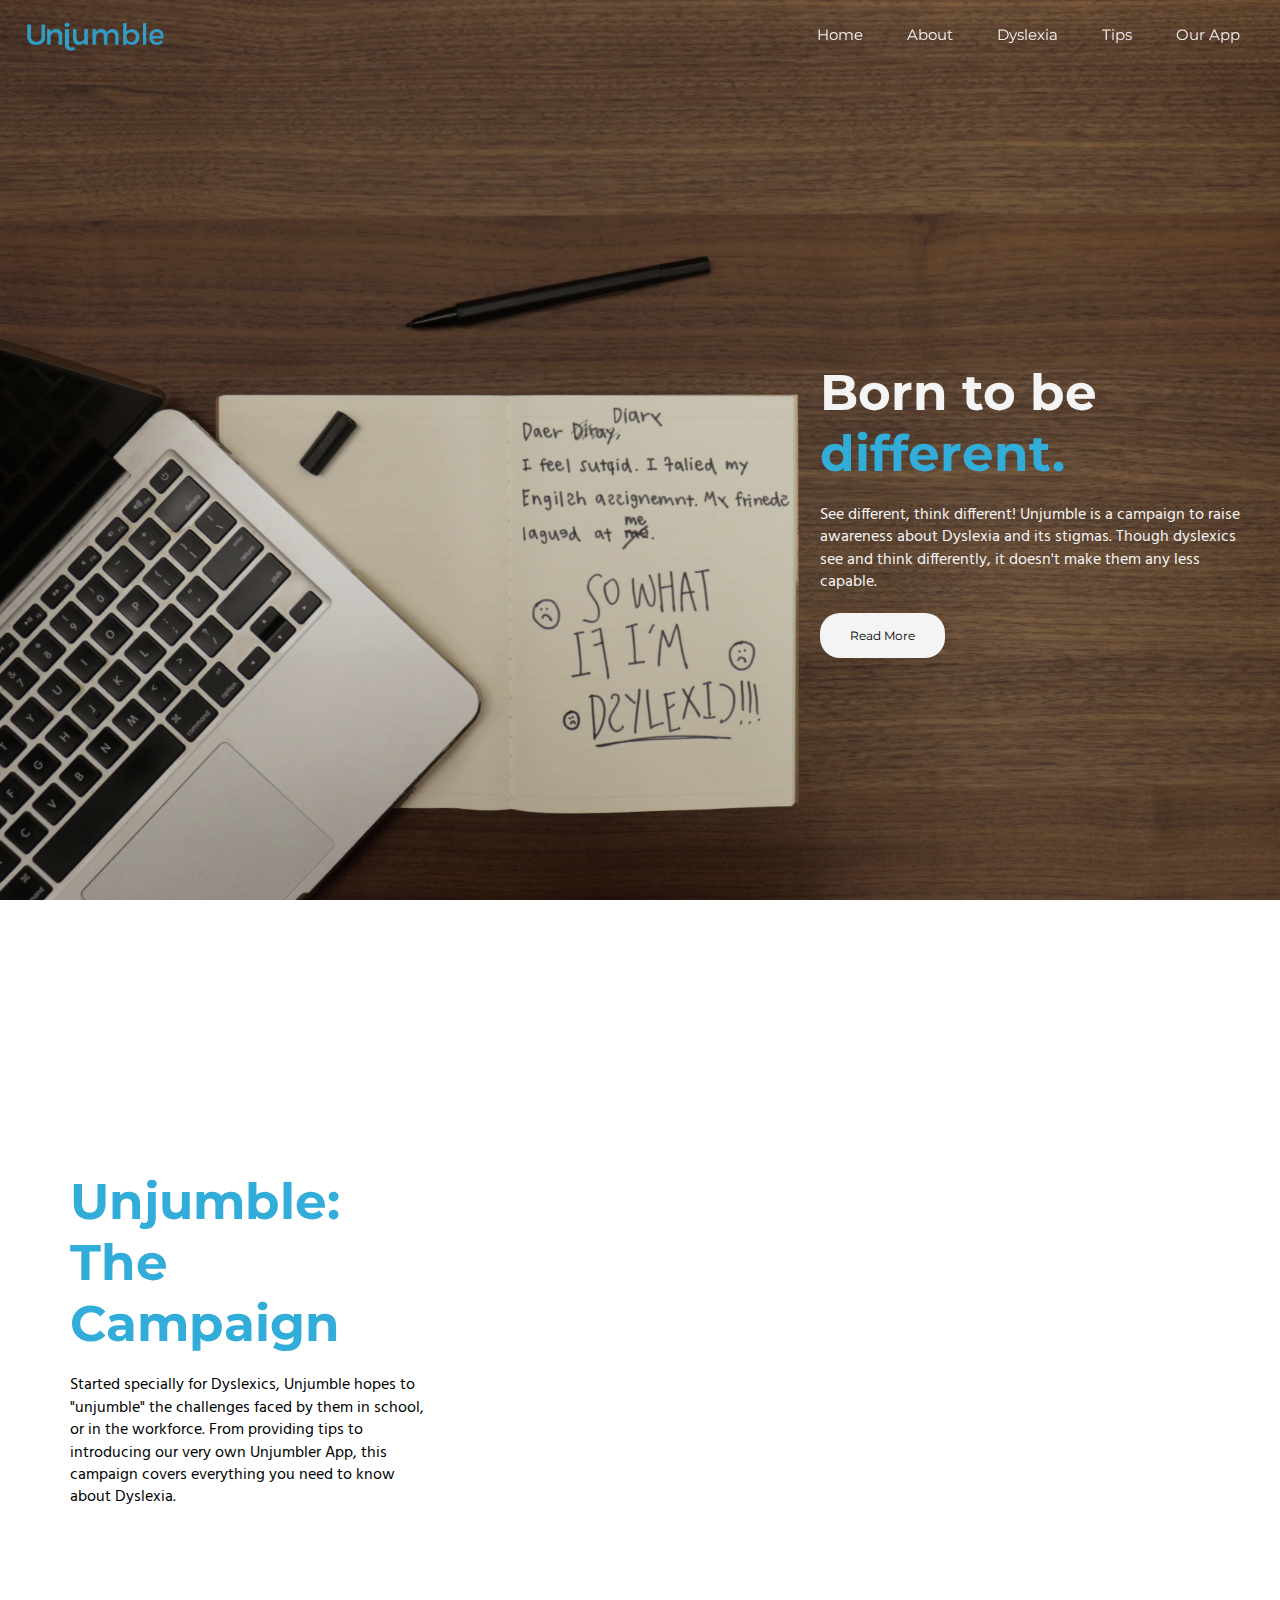
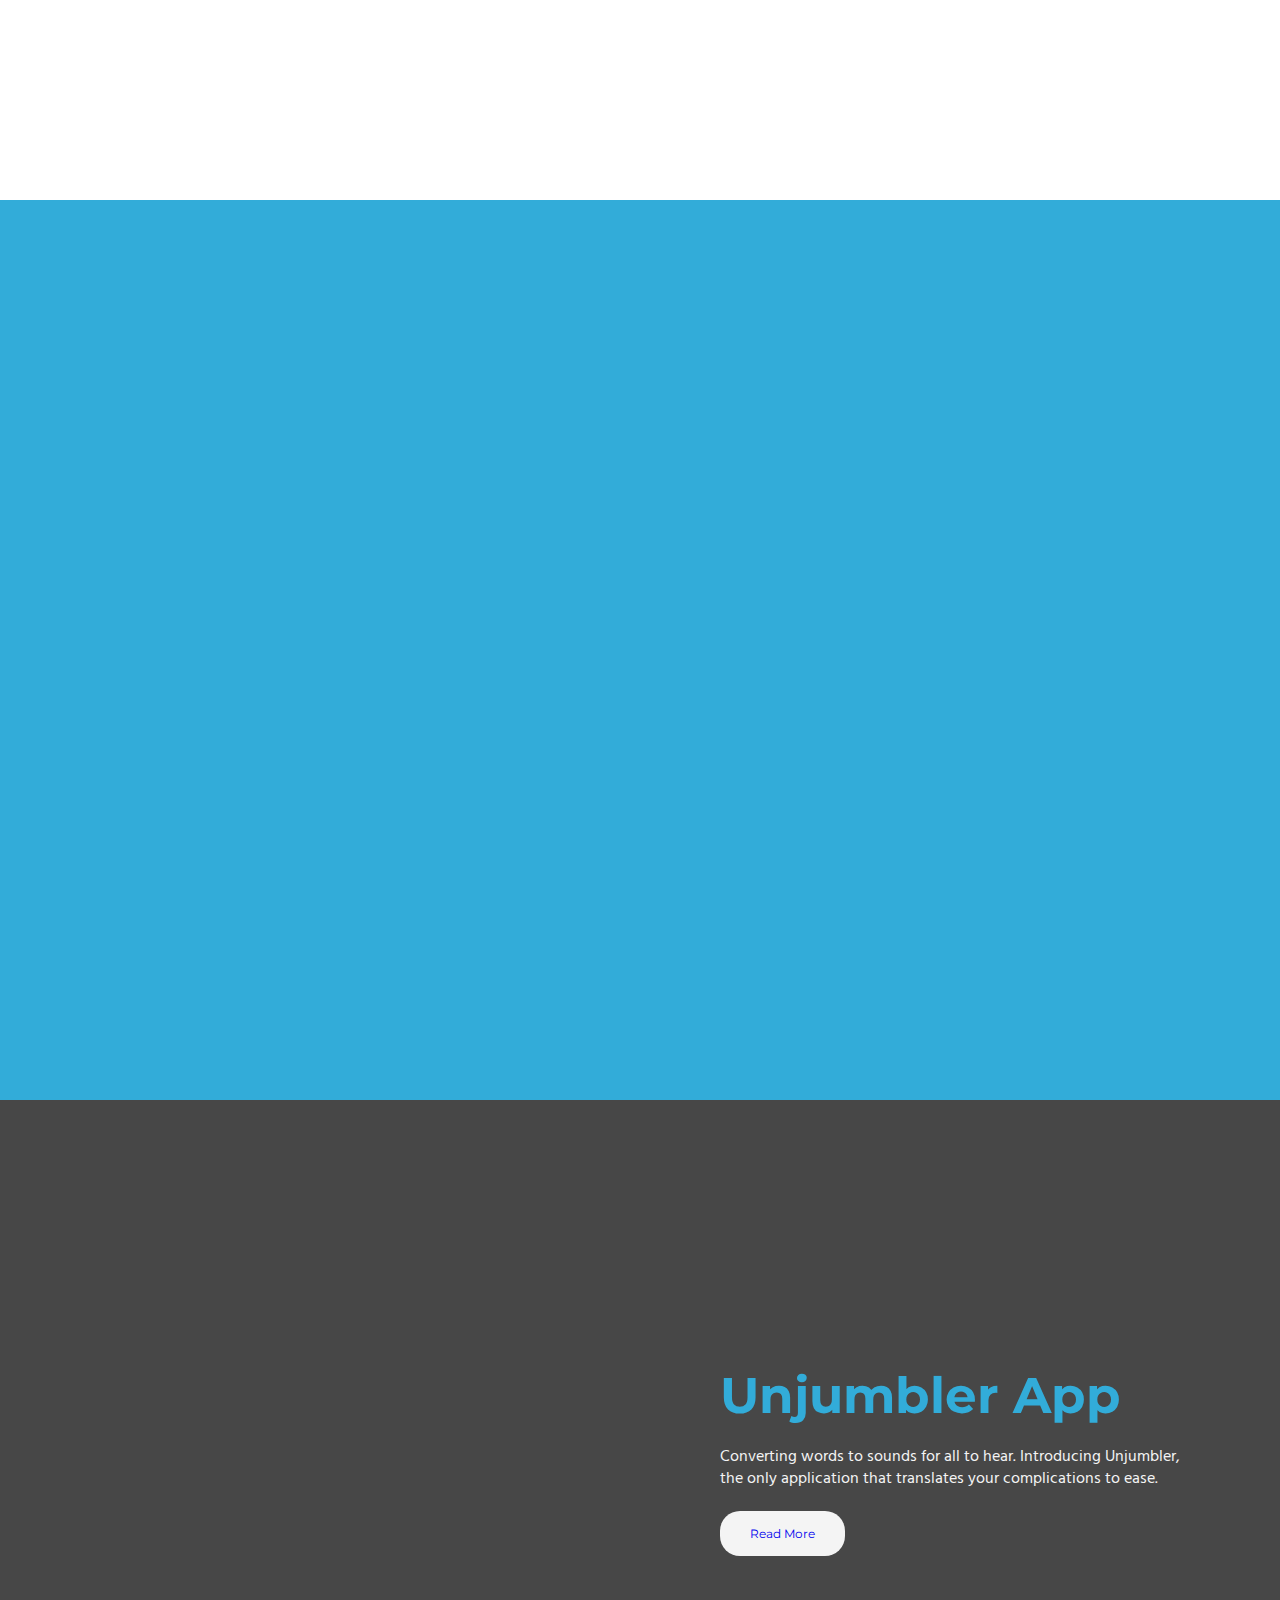
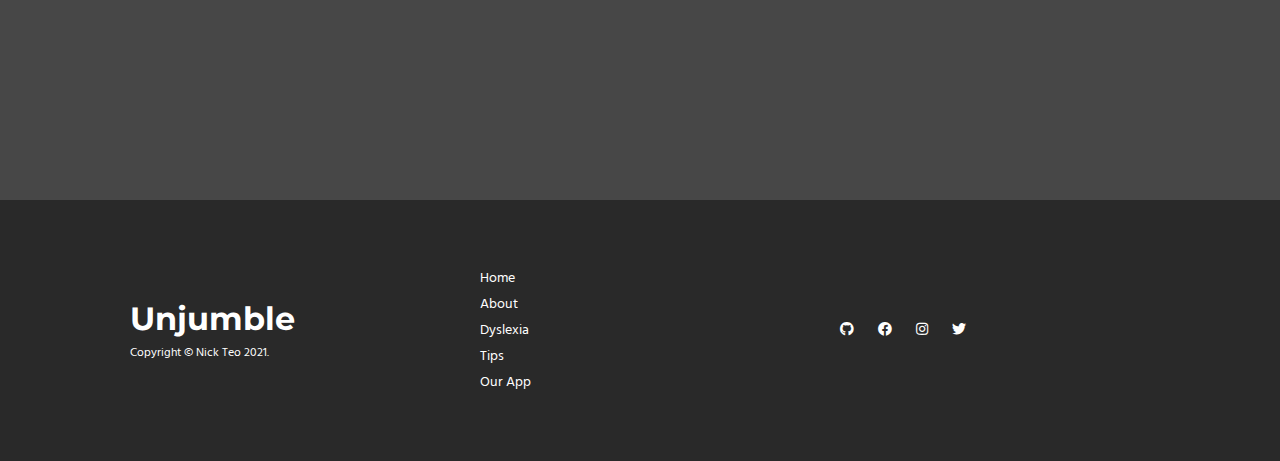
<file: index.html>
<!DOCTYPE html>
<html lang="en">
<head>
    <meta charset="UTF-8">
    <meta name="viewport" content="width=device-width, initial-scale=1.0">
    <link rel="stylesheet" href="./css/styles.css">
    <link rel="stylesheet" href="./css/utilities.css">
    <link href="css/animate.css" rel="stylesheet">
    <link rel='shortcut icon' href="favicon.ico" type='image/x-icon'/ >
    <link rel="stylesheet" href="https://cdnjs.cloudflare.com/ajax/libs/animate.css/4.1.1/animate.min.css"/>
    <link href="https://cdnjs.cloudflare.com/ajax/libs/font-awesome/5.15.1/css/all.min.css" rel="stylesheet">
    <script src="https://cdnjs.cloudflare.com/ajax/libs/jquery/3.5.1/jquery.min.js"></script>
    <script src="./js/wow.js"></script>
    <title>Unjumbled</title>

    <script>
        new WOW().init();
    </script>

    <!-- Navbar bg change on scroll -->
    <script>
        window.addEventListener('scroll', () => {
        const scrolls = window.scrollY;
        const nav = document.querySelector('.navbar');
        if(scrolls>200 && window.innerWidth > 768) {
            nav.classList.add("scrolled");
        }
        else {
            nav.classList.remove("scrolled")
        }
    })
    </script>

    <!-- Show back to top button -->
    <script>
        window.addEventListener('scroll', () => {
            const scrolls = window.scrollY;
            const bttBtn = document.querySelector('.back-to-top');
            if(scrolls>500) {
                bttBtn.style.opacity = "1";
            }
            else {
                bttBtn.style.opacity = "0";
            }
        })
    </script>

    <!-- Hamburger Toggler -->
    <script>
        $(document).ready(function () {
        $(".x-block").click(function () {
        $(".overlay-menu").fadeToggle(500);
        $(".top-menu").toggleClass("top-animate");
        $(".mid-menu").toggleClass("mid-animate");
        $(".bottom-menu").toggleClass("bottom-animate");
        });
    });
    </script>
</head>
<body>
    <div id="top"></div>
    <!-- Navbar -->
    <div class="navbar">
            <img class="logo" src="./images/Logo.png" alt="">
            <nav>
                <ul>
                    <li><a href="index.html">Home</a></li>
                    <li><a href="about.html">About</a></li>
                    <li><a href="dyslexia.html">Dyslexia</a></li>
                    <li><a href="tips.html">Tips</a></li>
                    <li><a href="app.html">Our App</a></li>

                    <div class="x-block">
                        <a href="javascript:void(0)" class="icon">
                            <div class="hamburger">
                                <div class="menui top-menu"></div>
                                <div class="menui mid-menu"></div>
                                <div class="menui bottom-menu"></div>
                            </div>
                        </a>
                    </div>
                    
                </ul>
            </nav>
    </div>

    <ul class="overlay-menu">
        <li><a href="index.html">Home</a></li>
        <li><a href="about.html">About</a></li>
        <li><a href="dyslexia.html">Dyslexia</a></li>
        <li><a href="tips.html">Tips</a></li>
        <li><a href="app.html">Our App</a></li>
    </ul>

    <section class="index-hero">
        <div class="container grid">
            <div class="wow fadeInDown">
                <h1 class="section-title">Born to be <span class="highlight">different.</span></h1>
                <p class="section-paragraph">See different, think different! Unjumble is a campaign
                    to raise awareness about Dyslexia and its stigmas.
                    Though dyslexics see and think differently,
                    it doesn't make them any less capable.</p>
                <a href="#campaignanchor"><div class="btn">Read More</div></a>
            </div>
        </div>
    </section>

    <section class="index-campaign">
        <div id="campaignanchor"></div>
        <div class="container grid">
            <div class="campaigncopy">
                <h1 class="section-title"><span class="highlight">Unjumble: The Campaign</span></h1>
                <p class="section-paragraph">Started specially for Dyslexics, Unjumble hopes to "unjumble"
                    the challenges faced by them in school, or in the workforce.
                    From providing tips to introducing our very own Unjumbler App,
                    this campaign covers everything you need to know about Dyslexia.</p>
            </div>
            <div class="video">
                <iframe src="https://player.vimeo.com/video/176845224" class="video" frameborder="0" webkitallowfullscreen mozallowfullscreen allowfullscreen></iframe>
            </div>
        </div>
    </section>

    <section class="index-stats">
        <div class="container grid">
            <div class="card wow fadeIn">
                <img src="./images/index/fact1.png" alt="">
                <p class="section-paragraph">Dyslexia is the most common learning disability.</p>
            </div>
            <div class="card wow fadeIn">
                <img src="./images/index/fact2.png" alt="">
                <p class="section-paragraph">10% of Singaporeans are diagnosed with dyslexia.</p>
            </div>
            <div class="card wow fadeIn">
                <img src="./images/index/fact3.png" alt="">
                <p class="section-paragraph">For every class of 20, at least 1 student is dyslexic.</p>
            </div>
        </div>
    </section>

    <section class="index-app">
        <div class="container grid">
            <div class="order-1 text-center wow fadeInUp">
                <img src="./images/app/6sconvertHD.png" alt="">
            </div>
            <div class="order-2 mb-5 pb-5">
                <h1 class="section-title highlight">Unjumbler App</h1>
                <p class="section-paragraph">Converting words to sounds for all to hear. Introducing Unjumbler, the only application that translates your complications to ease.</p>
                <div class="btn"><a href="app.html">Read More</a></div>
            </div>
        </div>
    </section>
    <a href="#" class="back-to-top">↑</a>

    <!-- Footer Section -->
    <footer class="footer py-5">
        <div class="container grid grid-3">
            <div class="footer-copy">
                <h1>Unjumble</h1>
                <p>Copyright &copy; Nick Teo 2021.</p>
            </div>
            <nav>
                <ul>
                    <li><a href="index.html">Home</a></li>
                    <li><a href="about.html">About</a></li>
                    <li><a href="dyslexia.html">Dyslexia</a></li>
                    <li><a href="tips.html">Tips</a></li>
                    <li><a href="app.html">Our App</a></li>
                </ul>
            </nav>
            <div class="social">
                <a href="#"><i class="fab fa-github fa-1x"></i></a>
                <a href="#"><i class="fab fa-facebook fa-1x"></i></a>
                <a href="#"><i class="fab fa-instagram fa-1x"></i></a>
                <a href="#"><i class="fab fa-twitter fa-1x"></i></a>
            </div>
        </div>
    </footer>
    
</body>
</html>
</file>
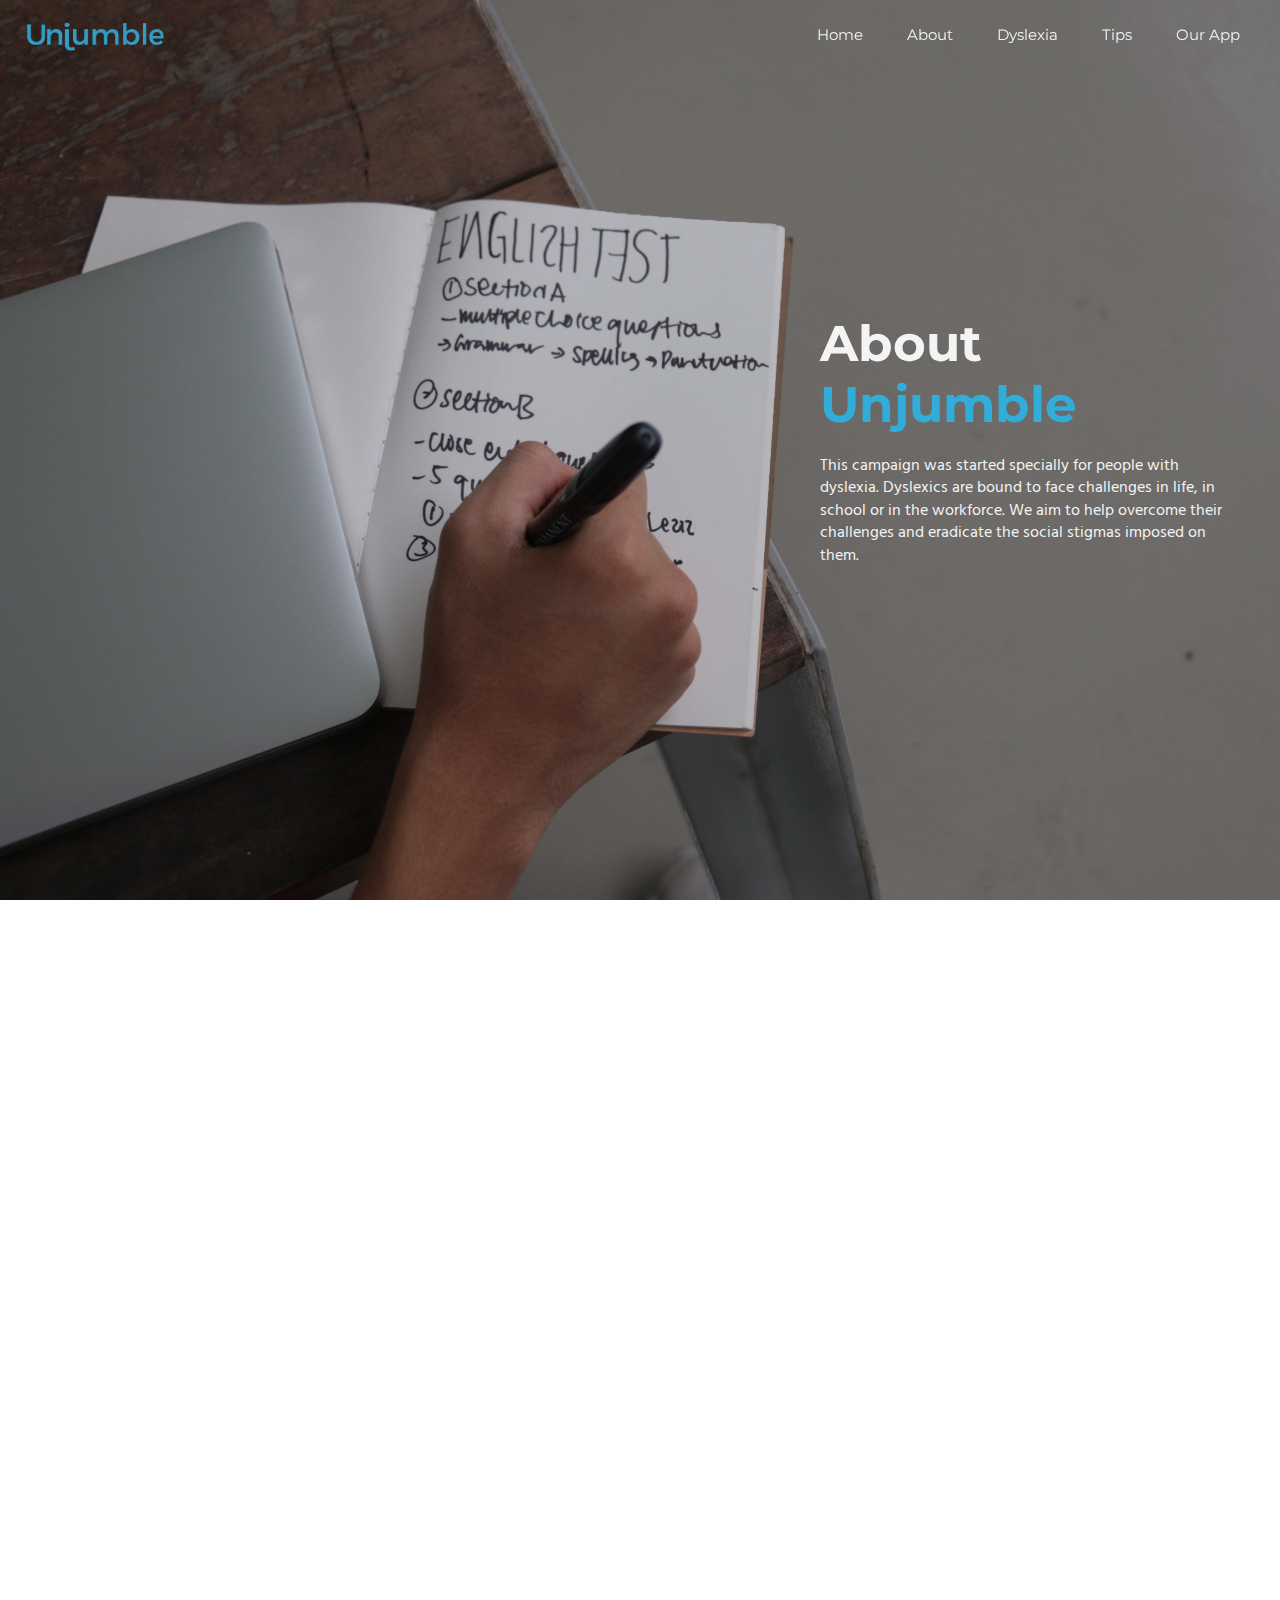
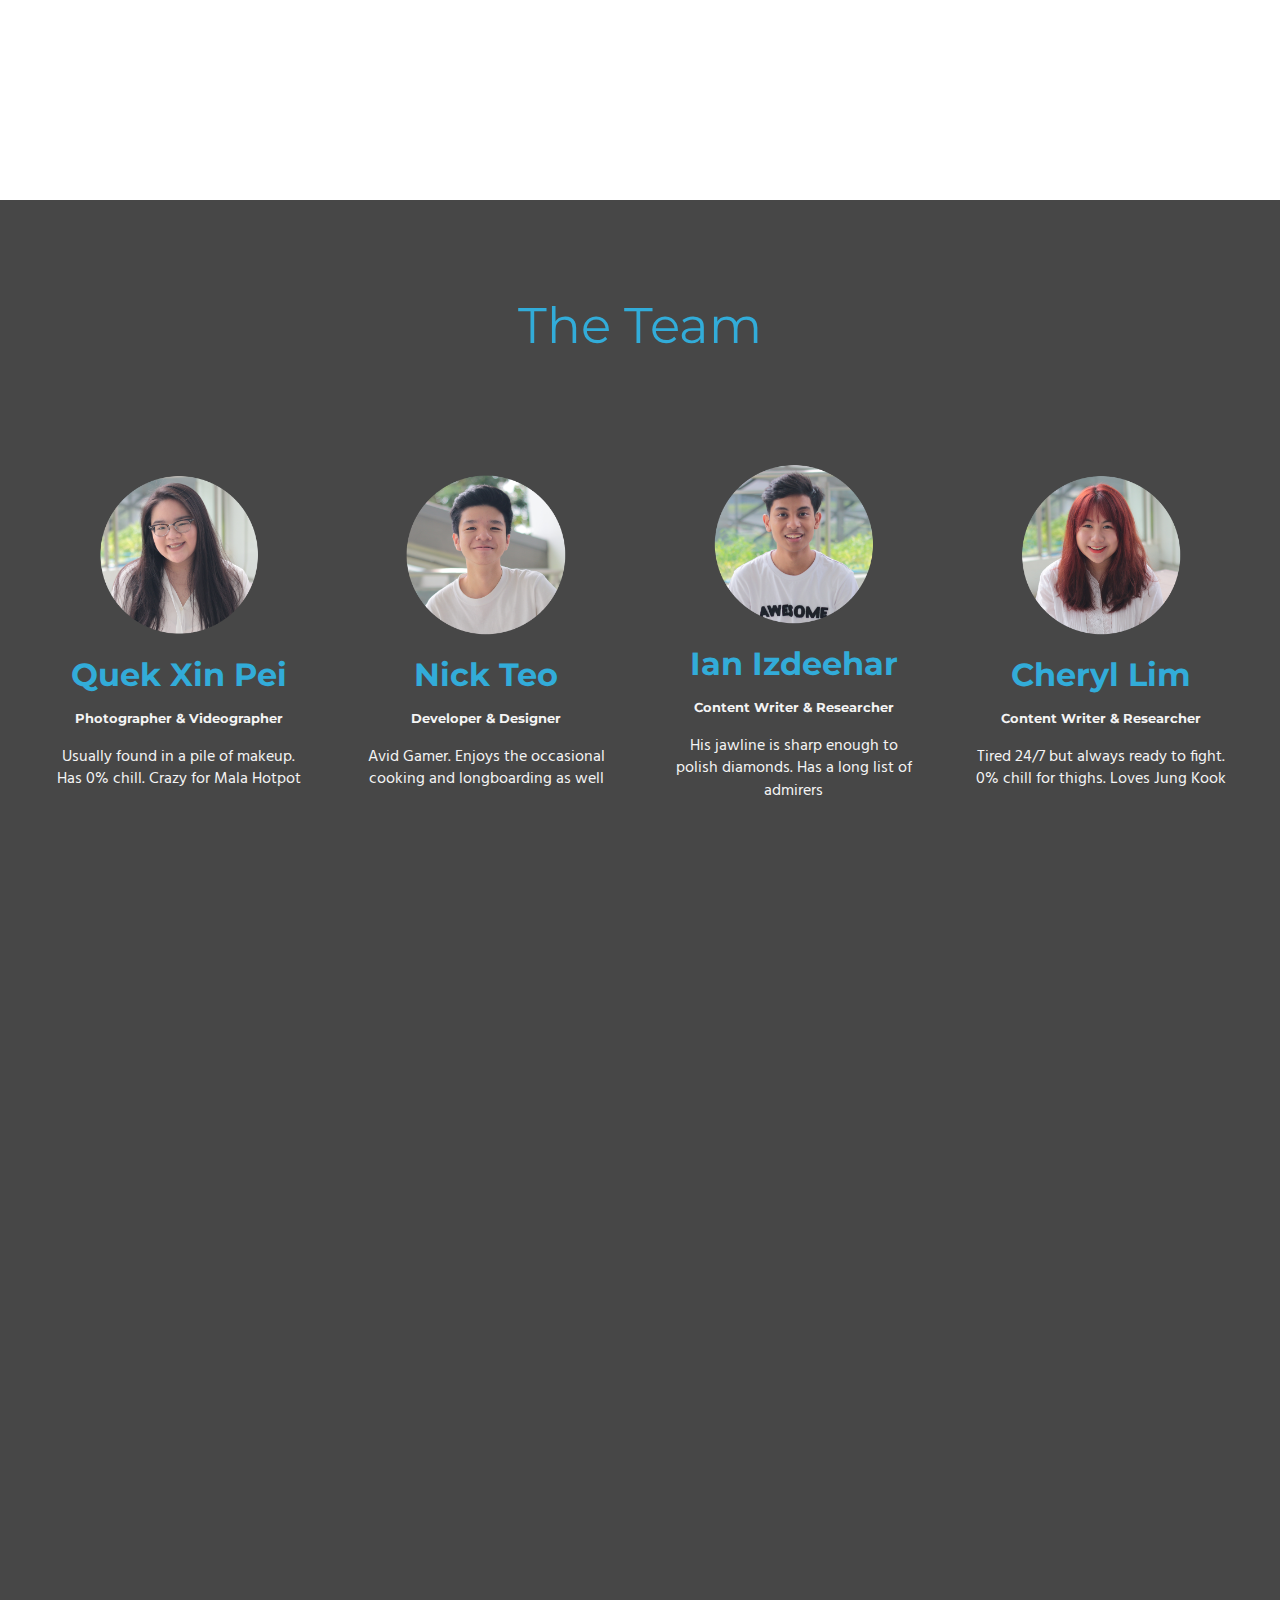
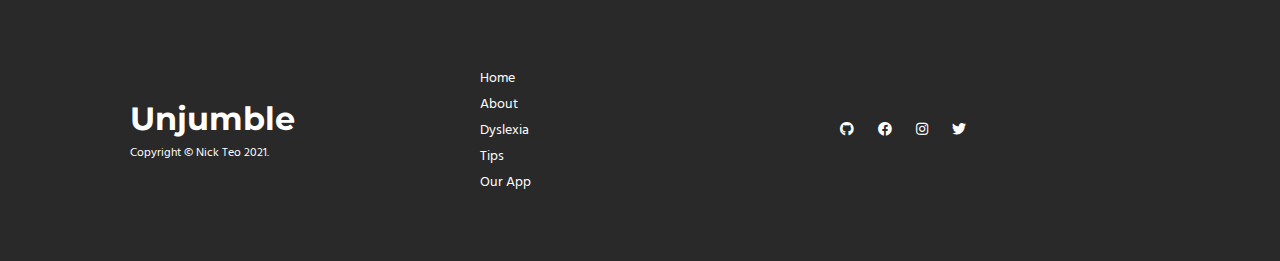
<file: about.html>
<!DOCTYPE html>
<html lang="en">
<head>
    <meta charset="UTF-8">
    <meta name="viewport" content="width=device-width, initial-scale=1.0">
    <link rel="stylesheet" href="./css/styles.css">
    <link rel="stylesheet" href="./css/utilities.css">
    <link rel="stylesheet" href="./css/animate.css">
    <link href="https://cdnjs.cloudflare.com/ajax/libs/font-awesome/5.15.1/css/all.min.css" rel="stylesheet">
    <link rel='shortcut icon' href="favicon.ico" type='image/x-icon'/ >
    <script src="https://cdnjs.cloudflare.com/ajax/libs/jquery/3.5.1/jquery.min.js"></script>
    <script src="./js/wow.js"></script>      
    <title>Unjumbled</title>

    <script>
        new WOW().init();
    </script>

    <!-- Navbar bg change on scroll -->
    <script>
        window.addEventListener('scroll', () => {
        const scrolls = window.scrollY;
        const nav = document.querySelector('.navbar');
        if(scrolls>200 && window.innerWidth > 768) {
            nav.classList.add("scrolled");
        }
        else {
            nav.classList.remove("scrolled")
        }
    })
    </script>

    <!-- Show back to top button -->
    <script>
        window.addEventListener('scroll', () => {
            const scrolls = window.scrollY;
            const bttBtn = document.querySelector('.back-to-top');
            if(scrolls>500) {
                bttBtn.style.opacity = "1";
            }
            else {
                bttBtn.style.opacity = "0";
            }
        })
    </script>

    <!-- Hamburger Toggler -->
    <script>
        $(document).ready(function () {
        $(".x-block").click(function () {
        $(".overlay-menu").fadeToggle(500);
        $(".top-menu").toggleClass("top-animate");
        $(".mid-menu").toggleClass("mid-animate");
        $(".bottom-menu").toggleClass("bottom-animate");
        });
    });
    </script>
    
</head>
<body>
    <div id="top"></div>
    <!-- Navbar -->
    <div class="navbar">
            <img class="logo" src="./images/Logo.png" alt="">
            <nav>
                <ul>
                    <li><a href="index.html">Home</a></li>
                    <li><a href="about.html">About</a></li>
                    <li><a href="dyslexia.html">Dyslexia</a></li>
                    <li><a href="tips.html">Tips</a></li>
                    <li><a href="app.html">Our App</a></li>

                    <div class="x-block">
                        <a href="javascript:void(0)" class="icon">
                            <div class="hamburger">
                                <div class="menui top-menu"></div>
                                <div class="menui mid-menu"></div>
                                <div class="menui bottom-menu"></div>
                            </div>
                        </a>
                    </div>
                </ul>
            </nav>
    </div>

    <ul class="overlay-menu">
        <li><a href="index.html">Home</a></li>
        <li><a href="about.html">About</a></li>
        <li><a href="dyslexia.html">Dyslexia</a></li>
        <li><a href="tips.html">Tips</a></li>
        <li><a href="app.html">Our App</a></li>
    </ul>

    <section class="about-hero">
        <div class="container grid">
            <div class="wow fadeInDown">
                <h1 class="section-title">About <span class="highlight">Unjumble</span></h1>
                <p class="section-paragraph">This campaign was started specially for people with dyslexia.
                    Dyslexics are bound to face challenges in life, in school or in the
                    workforce. We aim to help overcome their challenges
                    and eradicate the social stigmas imposed on them.</p>
            </div>
        </div>
    </section>

    <section class="about-goals">
        <div class="container grid">
            <div class="card wow fadeIn">
                <img src="./images/about/missionicon.png" alt="">
                <h1 class="section-title">Mission</h1>
                <p class="section-paragraph">To help dyslexics combat
                    their disability as well as
                    the social stigmas that
                    come with it.</p>
            </div>
            <div class="card wow fadeIn">
                <img src="./images/about/visionicon.png" alt="">
                <h1 class="section-title">Vision</h1>
                <p class="section-paragraph">We hope to see people
                    being respectful towards others, especially towards the
                    issue of dyslexia.</p>
            </div>
            <div class="card wow fadeIn">
                <img src="./images/about/valuesicon.png" alt="">
                <h1 class="section-title">Values</h1>
                <p class="section-paragraph">Compassion, Empathy, Commitment.
                    They serve as guidelines in our goal
                    to bring the campaign to its
                    fullest potential.</p>
            </div>
        </div>
    </section>

    <section class="about-team">
        <div class="container grid">
            <div class="section-title"><span class="highlight">The Team</span></div>
            <div>
                <img src="./images/about/xinpei.png" alt="">
                <h1 class="my-1">Quek Xin Pei</h1>
                <h5 class="my-1">Photographer & Videographer</h5>
                <p class="section-paragraph">Usually found in a pile of
                    makeup. Has 0% chill.
                    Crazy for Mala Hotpot</p>
            </div>
            <div>
                <img src="./images/about/nick.png" alt="">
                <h1 class="my-1">Nick Teo</h1>
                <h5 class="my-1">Developer & Designer</h5>
                <p class="section-paragraph">Avid Gamer. Enjoys the
                    occasional cooking and
                    longboarding as well</p>
            </div>
            <div>
                <img src="./images/about/ian.png" alt="">
                <h1 class="my-1">Ian Izdeehar</h1>
                <h5 class="my-1">Content Writer & Researcher</h5>
                <p class="section-paragraph">His jawline is sharp enough
                    to polish diamonds. Has
                    a long list of admirers</p>
            </div>
            <div>
                <img src="./images/about/cheryl.png" alt="">
                <h1 class="my-1">Cheryl Lim</h1>
                <h5 class="my-1">Content Writer & Researcher</h5>
                <p class="section-paragraph">Tired 24/7 but always ready
                    to fight. 0% chill for thighs.
                    Loves Jung Kook</p>
            </div>
        </div>
    </section>

    <section class="about-contactform">
        <div class="container flex">
            <div class="card wow fadeInDown">
                <form class="contactform">
                    <h1 class="highlight section-title">Talk to us!</h1>
                    <div class="form-control">
                        <input type="text" name="name" placeholder="Name" required>
                    </div>
                    <div class="form-control">
                        <input type="email" name="email" placeholder="Email" required>
                    </div>
                    <div class="form-control">
                        <textarea style="resize: none" name="message" placeholder="Your Message" class="textarea" ></textarea>
                    </div>
                    <button class="btn btn-primary" type="submit" form="form1" value="Submit">Submit</button>
                </form>
            </div>
        </div>
    </section>
    <a href="#" class="back-to-top">↑</a>

    <!-- Footer Section -->
    <footer class="footer py-5">
        <div class="container grid grid-3">
            <div class="footer-copy">
                <h1>Unjumble</h1>
                <p>Copyright &copy; Nick Teo 2021.</p>
            </div>
            <nav>
                <ul>
                    <li><a href="index.html">Home</a></li>
                    <li><a href="about.html">About</a></li>
                    <li><a href="dyslexia.html">Dyslexia</a></li>
                    <li><a href="tips.html">Tips</a></li>
                    <li><a href="app.html">Our App</a></li>
                </ul>
            </nav>
            <div class="social">
                <a href="#"><i class="fab fa-github fa-1x"></i></a>
                <a href="#"><i class="fab fa-facebook fa-1x"></i></a>
                <a href="#"><i class="fab fa-instagram fa-1x"></i></a>
                <a href="#"><i class="fab fa-twitter fa-1x"></i></a>
            </div>
        </div>
    </footer>
    
</body>
</html>
</file>
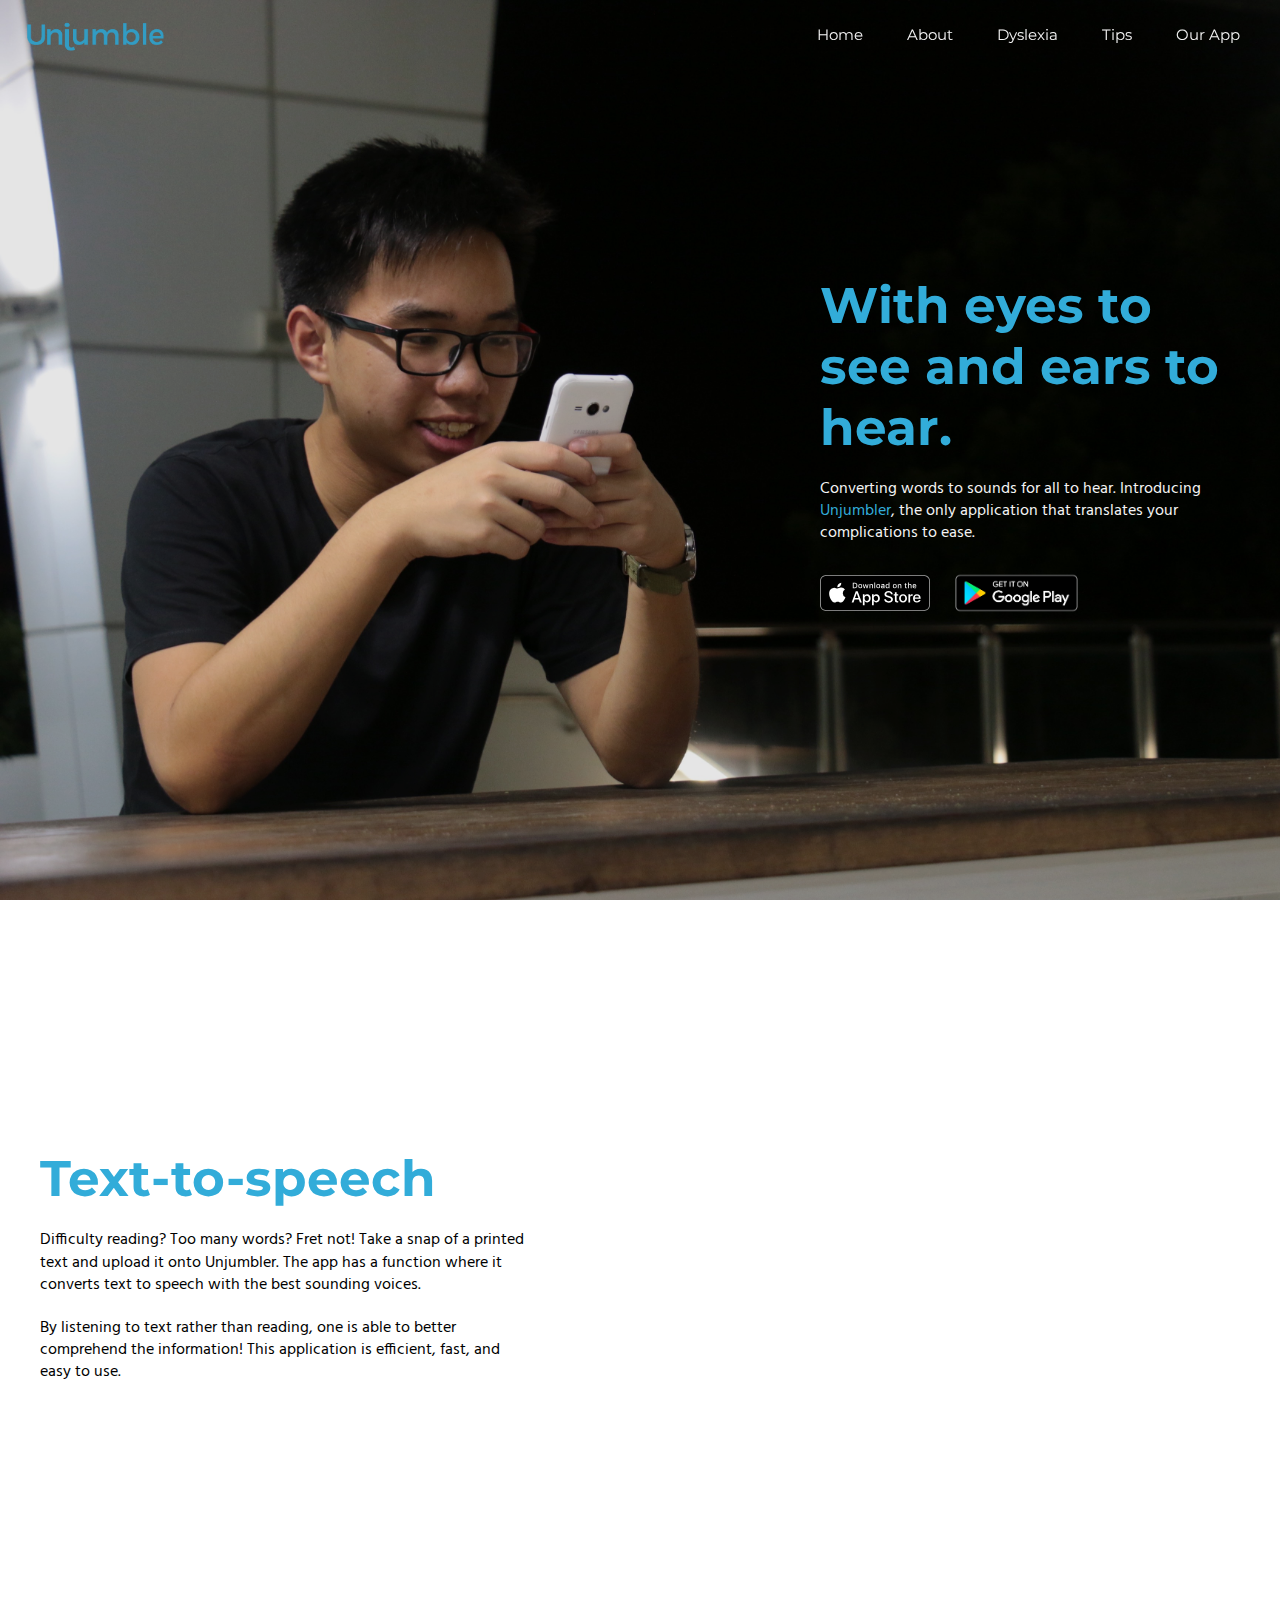
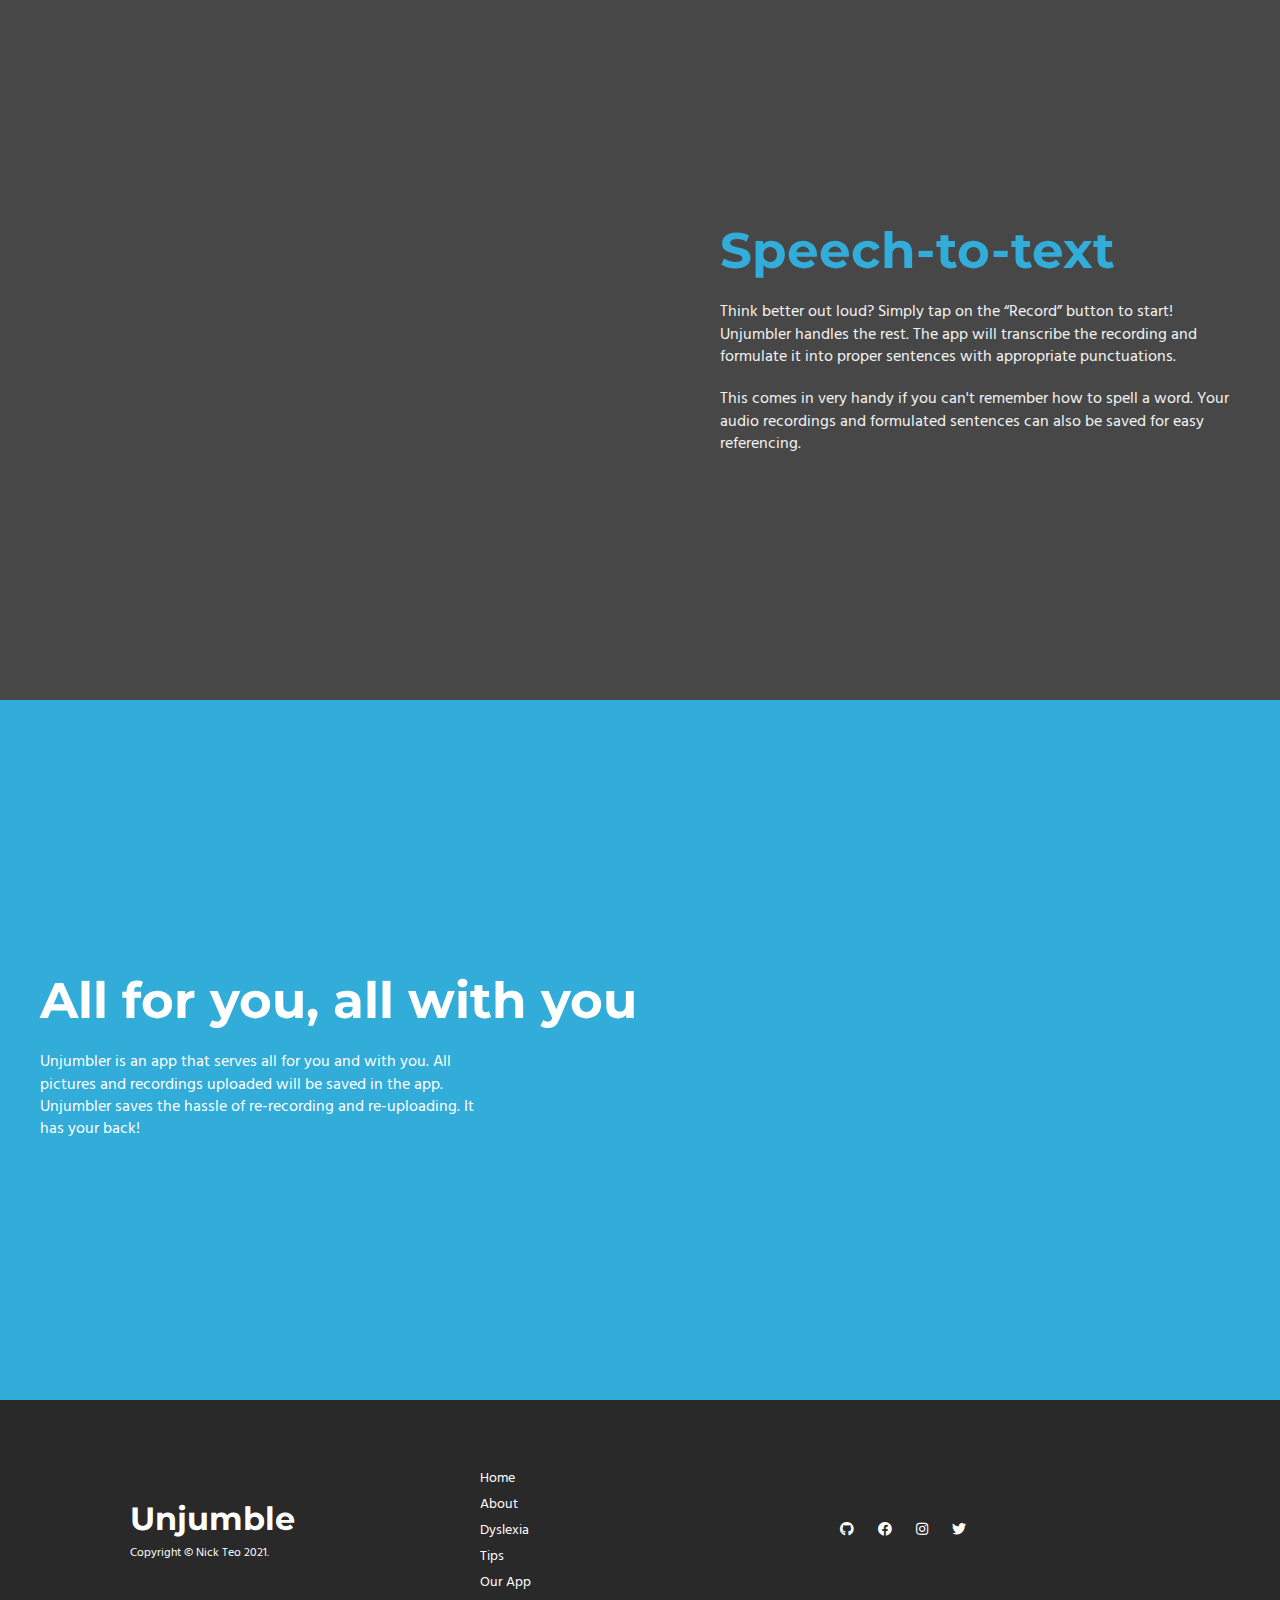
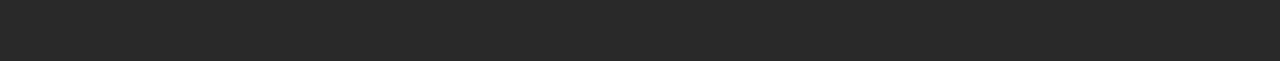
<file: app.html>
<!DOCTYPE html>
<html lang="en">
<head>
    <meta charset="UTF-8">
    <meta name="viewport" content="width=device-width, initial-scale=1.0">
    <link rel="stylesheet" href="./css/styles.css">
    <link rel="stylesheet" href="./css/utilities.css">
    <link rel="stylesheet" href="./css/animate.css">
    <link href="https://cdnjs.cloudflare.com/ajax/libs/font-awesome/5.15.1/css/all.min.css" rel="stylesheet">
    <link rel='shortcut icon' href="favicon.ico" type='image/x-icon'/ >
    <script src="https://cdnjs.cloudflare.com/ajax/libs/jquery/3.5.1/jquery.min.js"></script>
    <script src="./js/wow.js"></script>   
    <title>Unjumbled</title>

    <script>
        new WOW().init();
    </script>

    <!-- Navbar bg change on scroll -->
    <script>
        window.addEventListener('scroll', () => {
        const scrolls = window.scrollY;
        const nav = document.querySelector('.navbar');
        if(scrolls>200 && window.innerWidth > 768) {
            nav.classList.add("scrolled");
        }
        else {
            nav.classList.remove("scrolled")
        }
    })
    </script>

    <!-- Show back to top button -->
    <script>
        window.addEventListener('scroll', () => {
            const scrolls = window.scrollY;
            const bttBtn = document.querySelector('.back-to-top');
            if(scrolls>500) {
                bttBtn.style.opacity = "1";
            }
            else {
                bttBtn.style.opacity = "0";
            }
        })
    </script>

    <!-- Hamburger Toggler -->
    <script>
        $(document).ready(function () {
        $(".x-block").click(function () {
        $(".overlay-menu").fadeToggle(500);
        $(".top-menu").toggleClass("top-animate");
        $(".mid-menu").toggleClass("mid-animate");
        $(".bottom-menu").toggleClass("bottom-animate");
        });
    });
    </script>
</head>
<body>
    <div id="top"></div>
    <!-- Navbar -->
    <div class="navbar">
            <img class="logo" src="./images/Logo.png" alt="">
            <nav>
                <ul>
                    <li><a href="index.html">Home</a></li>
                    <li><a href="about.html">About</a></li>
                    <li><a href="dyslexia.html">Dyslexia</a></li>
                    <li><a href="tips.html">Tips</a></li>
                    <li><a href="app.html">Our App</a></li>

                    <div class="x-block">
                        <a href="javascript:void(0)" class="icon">
                            <div class="hamburger">
                                <div class="menui top-menu"></div>
                                <div class="menui mid-menu"></div>
                                <div class="menui bottom-menu"></div>
                            </div>
                        </a>
                    </div>
                </ul>
            </nav>
    </div>

    <ul class="overlay-menu">
        <li><a href="index.html">Home</a></li>
        <li><a href="about.html">About</a></li>
        <li><a href="dyslexia.html">Dyslexia</a></li>
        <li><a href="tips.html">Tips</a></li>
        <li><a href="app.html">Our App</a></li>
    </ul>

    <section class="app-hero">
        <div class="container grid">
            <div class="wow fadeInDown">
                <h1 class="section-title highlight">With eyes to see and ears to hear.</h1>
                <p class="section-paragraph">Converting words to sounds for all to hear.
                    Introducing <span class="highlight">Unjumbler</span>, the only application that
                    translates your complications to ease.</p>
                <img class="appstore" src="./images/assets/black_app_store.svg">
                <img class="androidstore" src="./images/assets/google-play-badge.png">
            </div>
        </div>
    </section>

    <section class="app-desc1">
        <div class="container grid">
            <div class="mb-5">
                <h1 class="section-title highlight">Text-to-speech</h1>
                <p class="section-paragraph">Difficulty reading? Too many words? Fret not! Take a snap of a
                    printed text and upload it onto Unjumbler. The app has a function
                    where it converts text to speech with the best sounding voices.</p>
                <p class="section-paragraph">By listening to text rather than reading, one is able to better
                    comprehend the information! This application is efficient,
                    fast, and easy to use.</p>
            </div>
            <div class="text-center wow fadeInUp" data-wow-offset="20">
                <img src="./images/app/6sconvertHDblack.png" alt="">
            </div>
        </div>
    </section>

    <section class="app-desc2">
        <div class="container grid">
            <div class="speechtotext order-1 wow fadeInUp" data-wow-offset="20">
                <img src="./images/app/6srecordHDblack.png" alt="">
            </div>
            <div class="mb-5 pb-5 order-2">
                <h1 class="section-title highlight">Speech-to-text</h1>
                <p class="section-paragraph">Think better out loud? Simply tap on the “Record” button to start!
                    Unjumbler handles the rest. The app will transcribe the recording and
                    formulate it into proper sentences with appropriate punctuations.</p>
                <p class="section-paragraph">This comes in very handy if you can't remember how to spell a
                    word. Your audio recordings and formulated sentences can
                    also be saved for easy referencing.</p>
            </div>
        </div>
    </section>

    <section class="app-desc3">
        <div class="container grid">
            <div class="mb-5 pb-5  ">
                <h1 class="section-title">All for you, all with you</h1>
                <p class="section-paragraph">Unjumbler is an app that serves all for you and
                    with you. All pictures and recordings uploaded will
                    be saved in the app. Unjumbler saves the hassle of
                    re-recording and re-uploading. It has your back!</p>
            </div>
            <div class="text-center wow fadeInUp" data-wow-offset="20">
                <img src="./images/app/2phonesave.png" alt="">
            </div>
        </div>
    </section>
    <a href="#" class="back-to-top">↑</a>

    <!-- Footer Section -->
    <footer class="footer py-5">
        <div class="container grid grid-3">
            <div class="footer-copy">
                <h1>Unjumble</h1>
                <p>Copyright &copy; Nick Teo 2021.</p>
            </div>
            <nav>
                <ul>
                    <li><a href="index.html">Home</a></li>
                    <li><a href="about.html">About</a></li>
                    <li><a href="dyslexia.html">Dyslexia</a></li>
                    <li><a href="tips.html">Tips</a></li>
                    <li><a href="app.html">Our App</a></li>
                </ul>
            </nav>
            <div class="social">
                <a href="#"><i class="fab fa-github fa-1x"></i></a>
                <a href="#"><i class="fab fa-facebook fa-1x"></i></a>
                <a href="#"><i class="fab fa-instagram fa-1x"></i></a>
                <a href="#"><i class="fab fa-twitter fa-1x"></i></a>
            </div>
        </div>
    </footer>
    
</body>
</html>
</file>
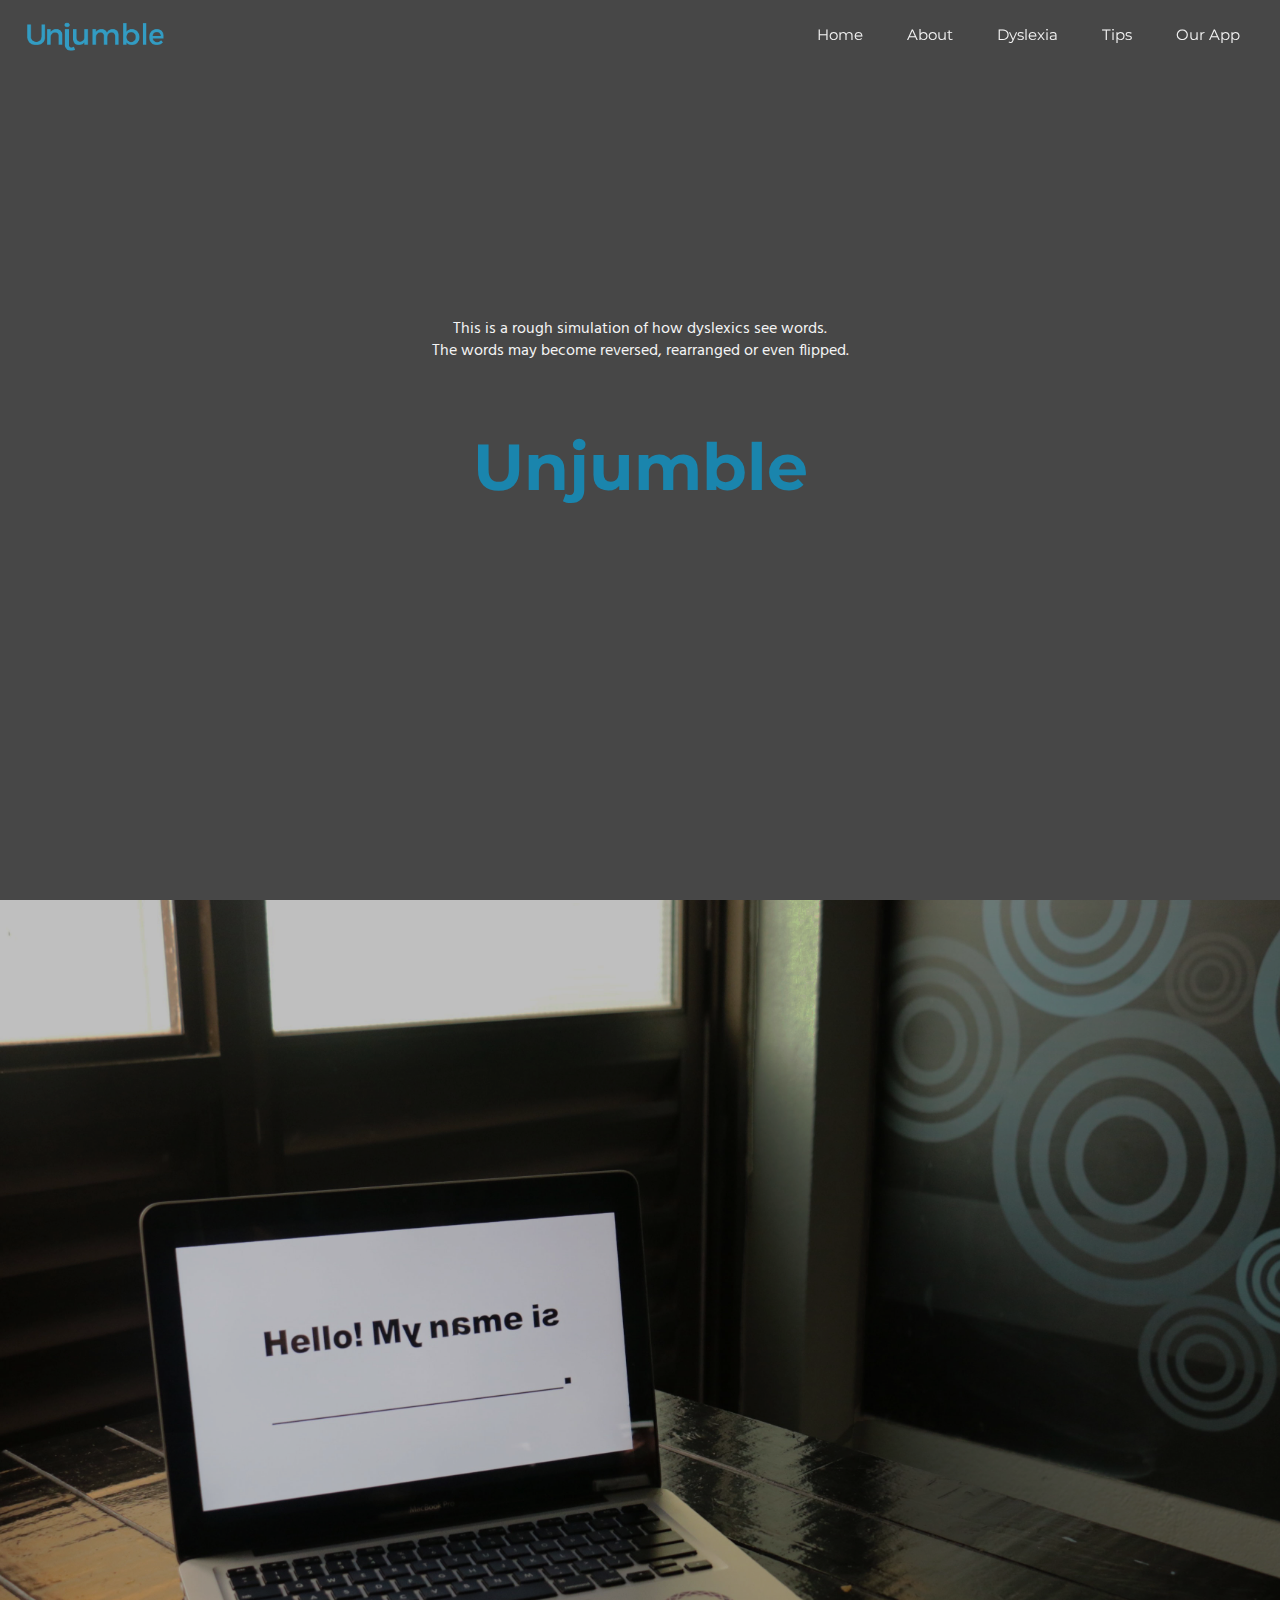
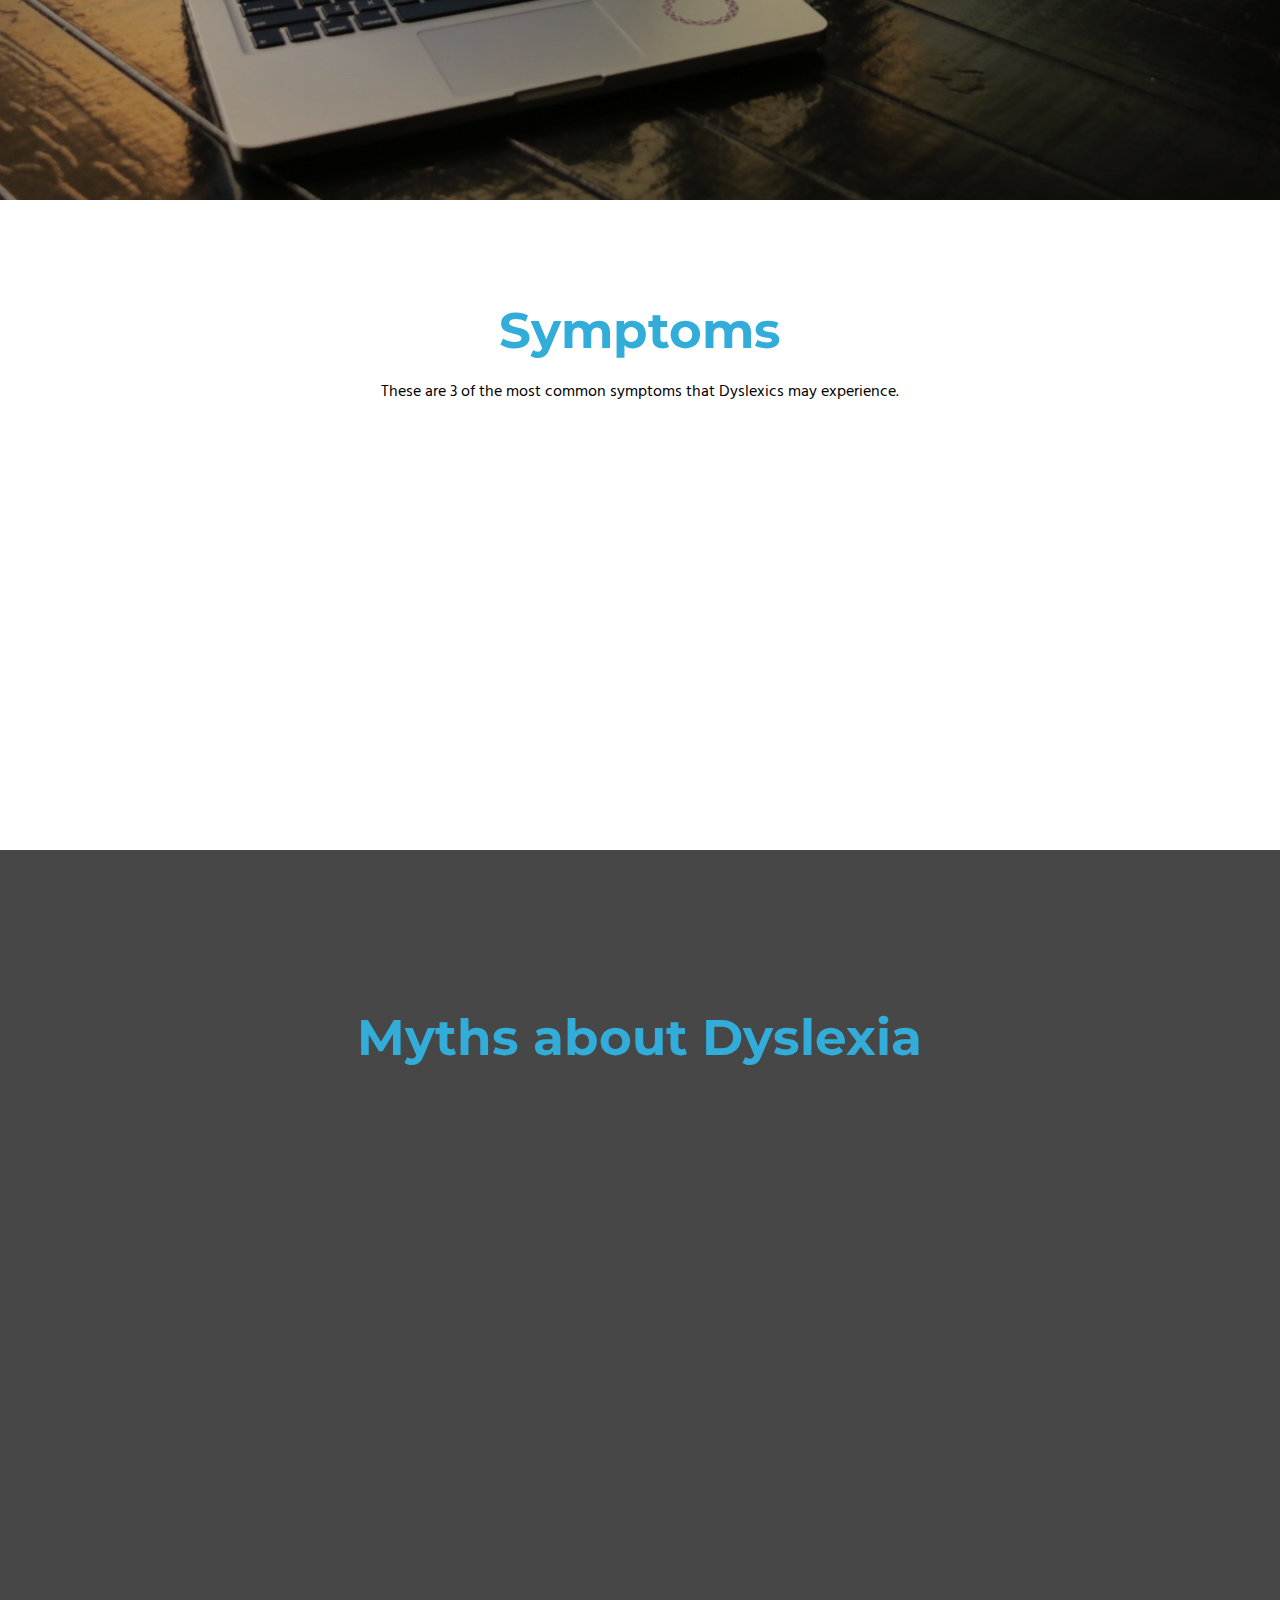
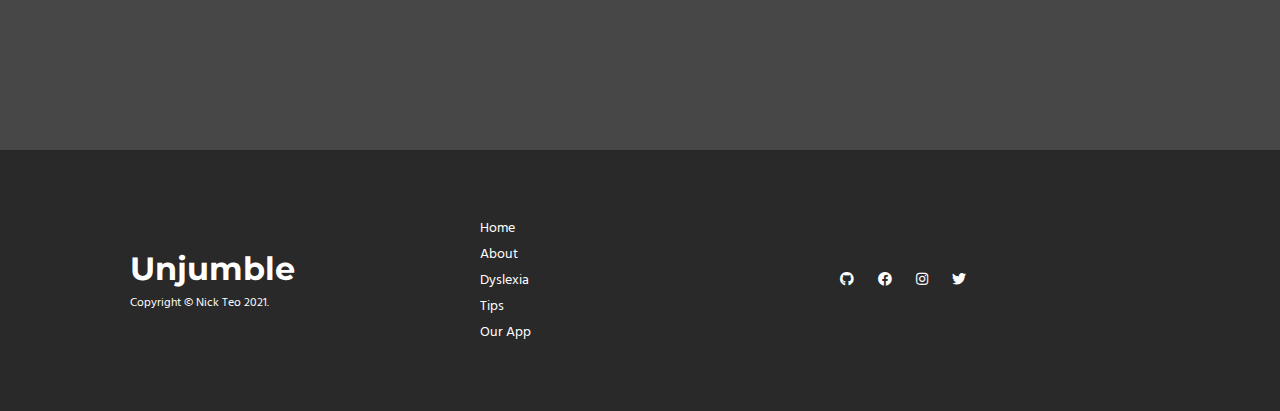
<file: dyslexia.html>
<!DOCTYPE html>
<html lang="en">
<head>
    <meta charset="UTF-8">
    <meta name="viewport" content="width=device-width, initial-scale=1.0">
    <link rel="stylesheet" href="./css/styles.css">
    <link rel="stylesheet" href="./css/utilities.css">
    <link rel="stylesheet" href="./css/animate.css">
    <script src="https://cdnjs.cloudflare.com/ajax/libs/jquery/3.5.1/jquery.min.js"></script>
    <link href="https://cdnjs.cloudflare.com/ajax/libs/font-awesome/5.15.1/css/all.min.css" rel="stylesheet">
    <link rel='shortcut icon' href="favicon.ico" type='image/x-icon'/ >
    <script src="https://cdnjs.cloudflare.com/ajax/libs/jquery/3.5.1/jquery.min.js"></script>
    <script src="./js/wow.js"></script>      
    <script src="js/jumble.js"></script>      
    <title>Unjumbled</title>

    <script>
        new WOW().init();
    </script>

    <!-- Navbar bg change on scroll -->
    <script>
        window.addEventListener('scroll', () => {
        const scrolls = window.scrollY;
        const nav = document.querySelector('.navbar');
        if(scrolls>200 && window.innerWidth > 768) {
            nav.classList.add("scrolled");
        }
        else {
            nav.classList.remove("scrolled")
        }
    })
    </script>

    <!-- Show back to top button -->
    <script>
        window.addEventListener('scroll', () => {
            const scrolls = window.scrollY;
            const bttBtn = document.querySelector('.back-to-top');
            if(scrolls>500) {
                bttBtn.style.opacity = "1";
            }
            else {
                bttBtn.style.opacity = "0";
            }
        })
    </script>

    <!-- Hamburger Toggler -->
    <script>
        $(document).ready(function () {
        $(".x-block").click(function () {
        $(".overlay-menu").fadeToggle(500);
        $(".top-menu").toggleClass("top-animate");
        $(".mid-menu").toggleClass("mid-animate");
        $(".bottom-menu").toggleClass("bottom-animate");
        });
    });
    </script>
</head>
<body>
    <div id="top"></div>
    <!-- Navbar -->
    <div class="navbar">
            <img class="logo" src="./images/Logo.png" alt="">
            <nav>
                <ul>
                    <li><a href="index.html">Home</a></li>
                    <li><a href="about.html">About</a></li>
                    <li><a href="dyslexia.html">Dyslexia</a></li>
                    <li><a href="tips.html">Tips</a></li>
                    <li><a href="app.html">Our App</a></li>

                    <div class="x-block">
                        <a href="javascript:void(0)" class="icon">
                            <div class="hamburger">
                                <div class="menui top-menu"></div>
                                <div class="menui mid-menu"></div>
                                <div class="menui bottom-menu"></div>
                            </div>
                        </a>
                    </div>
                </ul>
            </nav>
    </div>

    <ul class="overlay-menu">
        <li><a href="index.html">Home</a></li>
        <li><a href="about.html">About</a></li>
        <li><a href="dyslexia.html">Dyslexia</a></li>
        <li><a href="tips.html">Tips</a></li>
        <li><a href="app.html">Our App</a></li>
    </ul>

    <section class="dyslexia-hero">
        <div class="flex">
            <p class="section-paragraph">This is a rough simulation of how dyslexics see words.<br>
                The words may become reversed, rearranged or even flipped.
            </p>
            <hgroup id="jumble">
                <h1>Unjumble</h1>
                <h1>Ujnumble</h1>
                <h1>Unjumdle</h1>
                <h1>Unjumbel</h1>
                <h1>Unjumble</h1>
            </hgroup>

        </div>
    </section>

    <section class="dyslexia-about">
        <div class="container grid">
            <div class="wow fadeInDown">   
                <h1 class="section-title highlight">What is Dyslexia?</h1>
                <p class="section-paragraph">It is a neurological condition caused by a different
                wiring of the brain. It is a learning disability whereby a
                person has difficulties reading, writing, decoding
                words and expressing their thoughts clearly.</p>
            </div>
        </div>
    </section>

    <section class="dyslexia-symptoms">
        <div class="container grid">
            <div class="symptom-heading">
                <h1 class="section-title highlight">Symptoms</h1>
                <p class="section-paragraph">These are 3 of the most common symptoms that Dyslexics may experience.</p>
            </div>
            <div class="wow fadeIn">
                <img src="./images/dyslexia/symptom1back.png" alt="">
            </div>
            <div class="wow fadeIn">
                <img src="./images/dyslexia/symptom2back.png" alt="">
            </div>
            <div class="wow fadeIn">
                <img src="./images/dyslexia/symptom3back.png" alt="">
            </div>
        </div>
    </section>

    <section class="dyslexia-myths">
        <div class="container grid">
            <div class="section-title"><h1 class="section-title highlight">Myths about Dyslexia</h1></div>
            <div class="wow fadeIn">
                <img src="./images/dyslexia/mythrare.png" alt="">
                <h1 class="my-1">Dyslexia is rare in Singapore.</h1>
                <p class="section-paragraph">There are about 23,000 primary
                    and secondary school students
                    who are dyslexic. In a class of 40, 1
                    to 2 students could be dyslexic.
                    The numbers are gradually
                    increasing each year.</p>
            </div>
            <div class="wow fadeIn">
                <img src="./images/dyslexia/mythcurable.png" alt="">
                <h1 class="my-1">Dyslexia is curable.</h1>
                <p class="section-paragraph">It is a brain-based condition which cannot be “cured”, 
                    but many have grown to overcome it. Early intervention and helpful classroom accommodations 
                    can significantly and positively impact reading ability and academic achievements.</p>
            </div>
            <div class="wow fadeIn">
                <img src="./images/dyslexia/mythcantsucceed.png" alt="">
                <h1 class="my-1">Dyslexics can't succeed.</h1>
                <p class="section-paragraph">Contrary to this, many
                    dyslexics have succeeded
                    in life in their own aspects. Some
                    famous and accomplished people
                    include Mr. Lee Kuan Yew, Albert
                    Einstein, and Thomas Edison.</p>
            </div>
        </div>
    </section>
    <a href="#" class="back-to-top">↑</a>

    <!-- Footer Section -->
    <footer class="footer py-5">
        <div class="container grid grid-3">
            <div class="footer-copy">
                <h1>Unjumble</h1>
                <p>Copyright &copy; Nick Teo 2021.</p>
            </div>
            <nav>
                <ul>
                    <li><a href="index.html">Home</a></li>
                    <li><a href="about.html">About</a></li>
                    <li><a href="dyslexia.html">Dyslexia</a></li>
                    <li><a href="tips.html">Tips</a></li>
                    <li><a href="app.html">Our App</a></li>
                </ul>
            </nav>
            <div class="social">
                <a href="#"><i class="fab fa-github fa-1x"></i></a>
                <a href="#"><i class="fab fa-facebook fa-1x"></i></a>
                <a href="#"><i class="fab fa-instagram fa-1x"></i></a>
                <a href="#"><i class="fab fa-twitter fa-1x"></i></a>
            </div>
        </div>
    </footer>
</body>
</html>
</file>
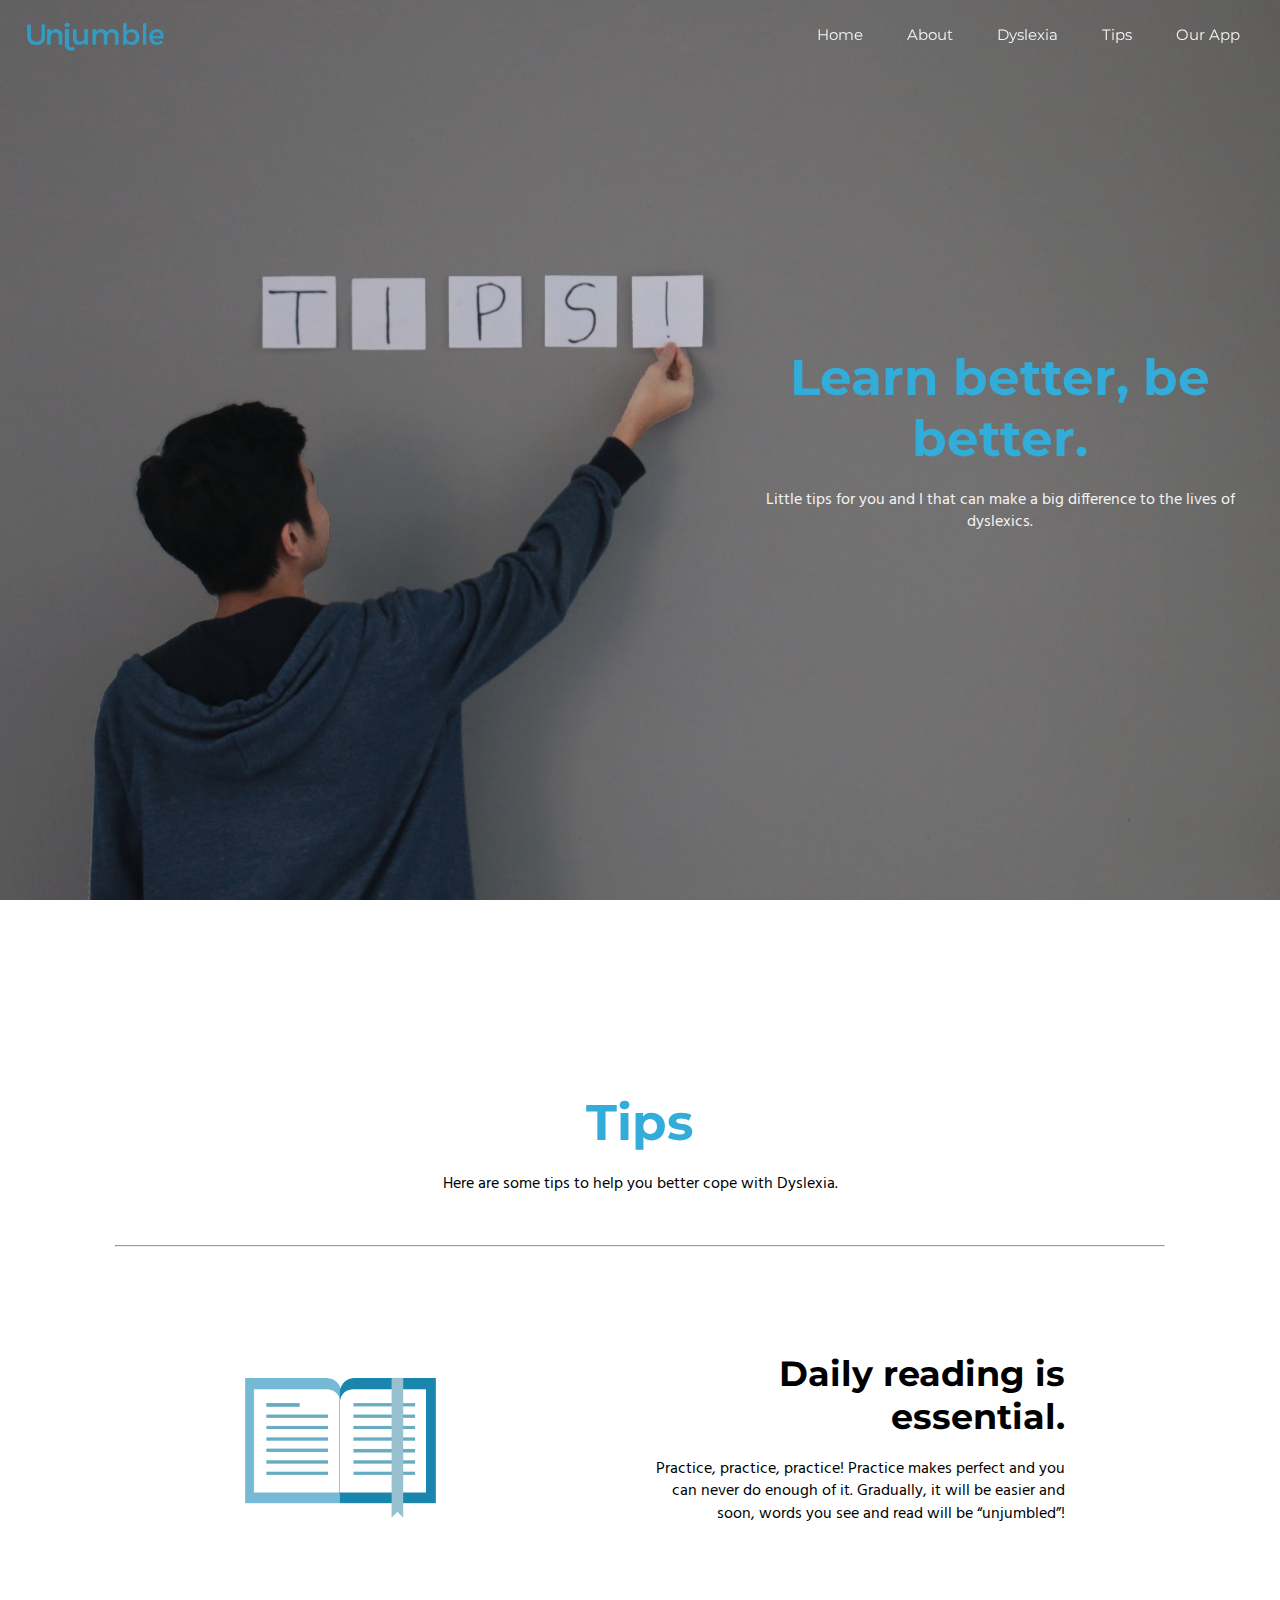
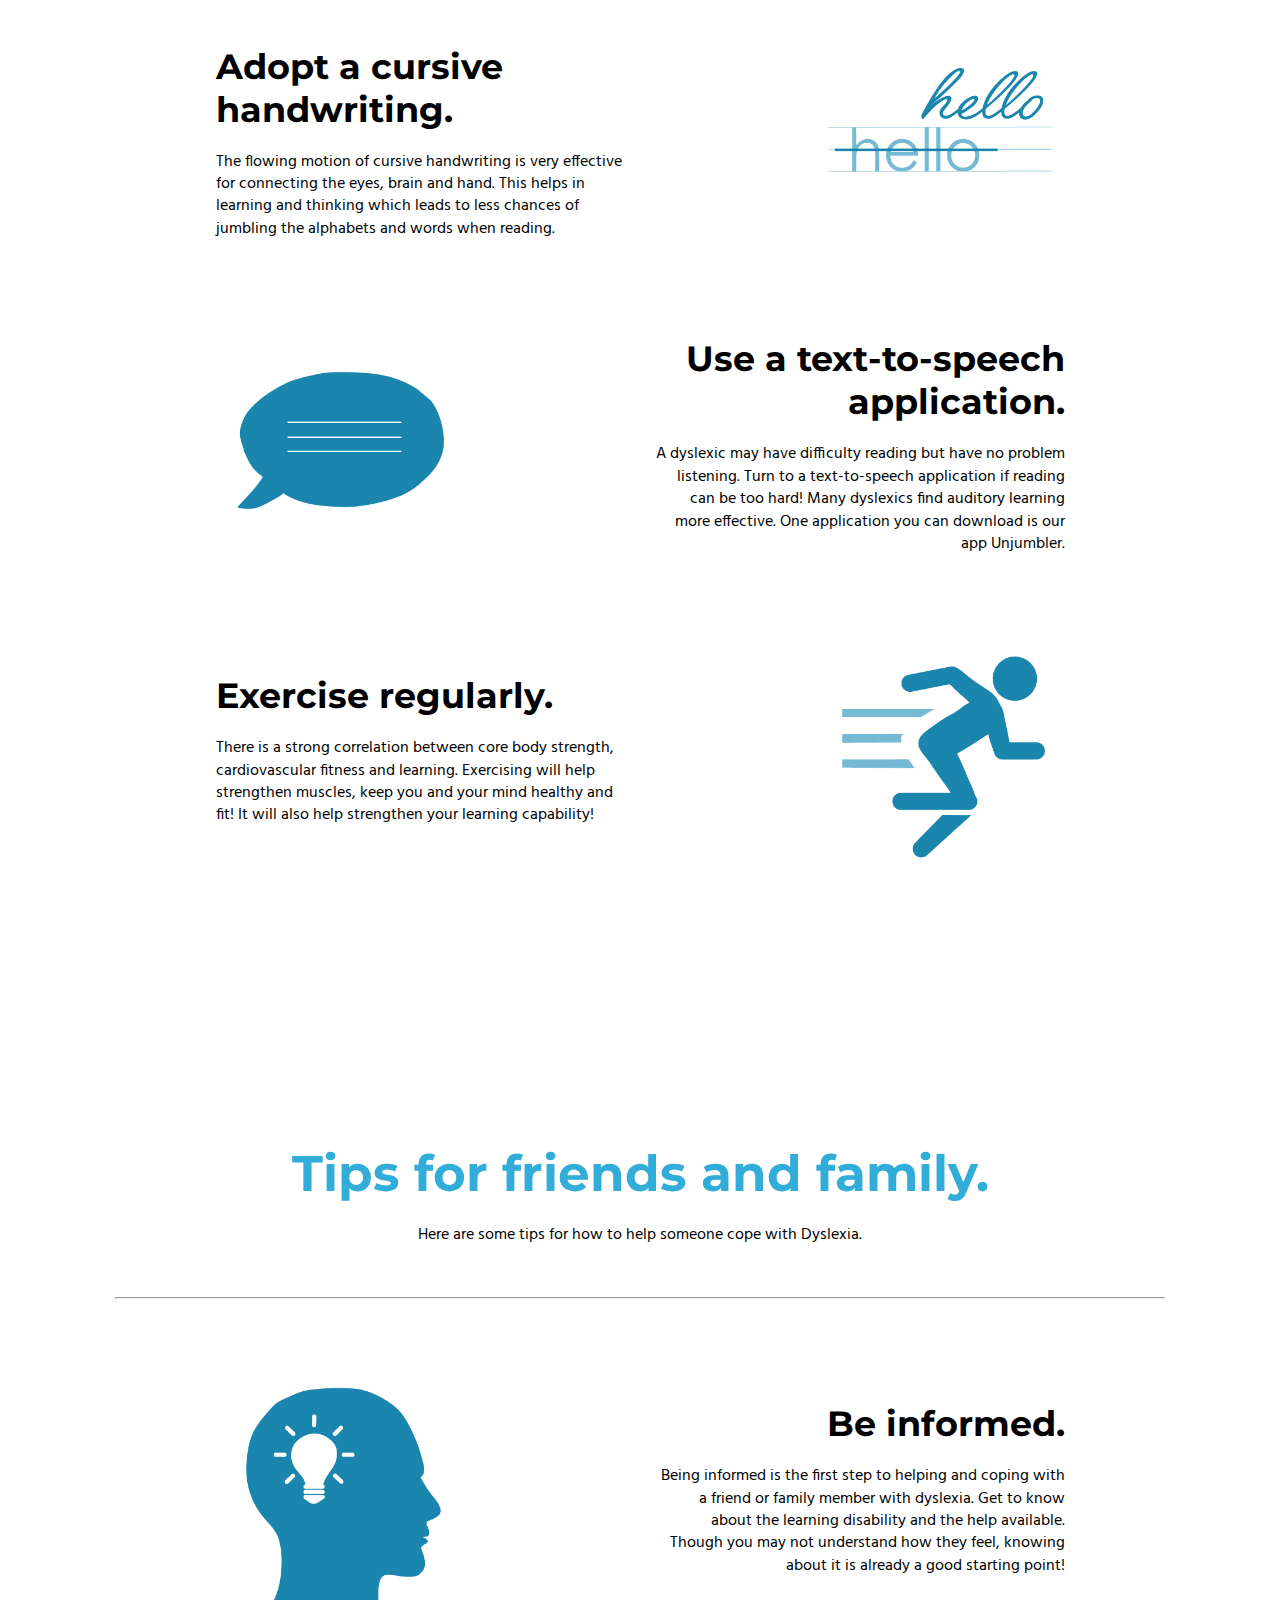
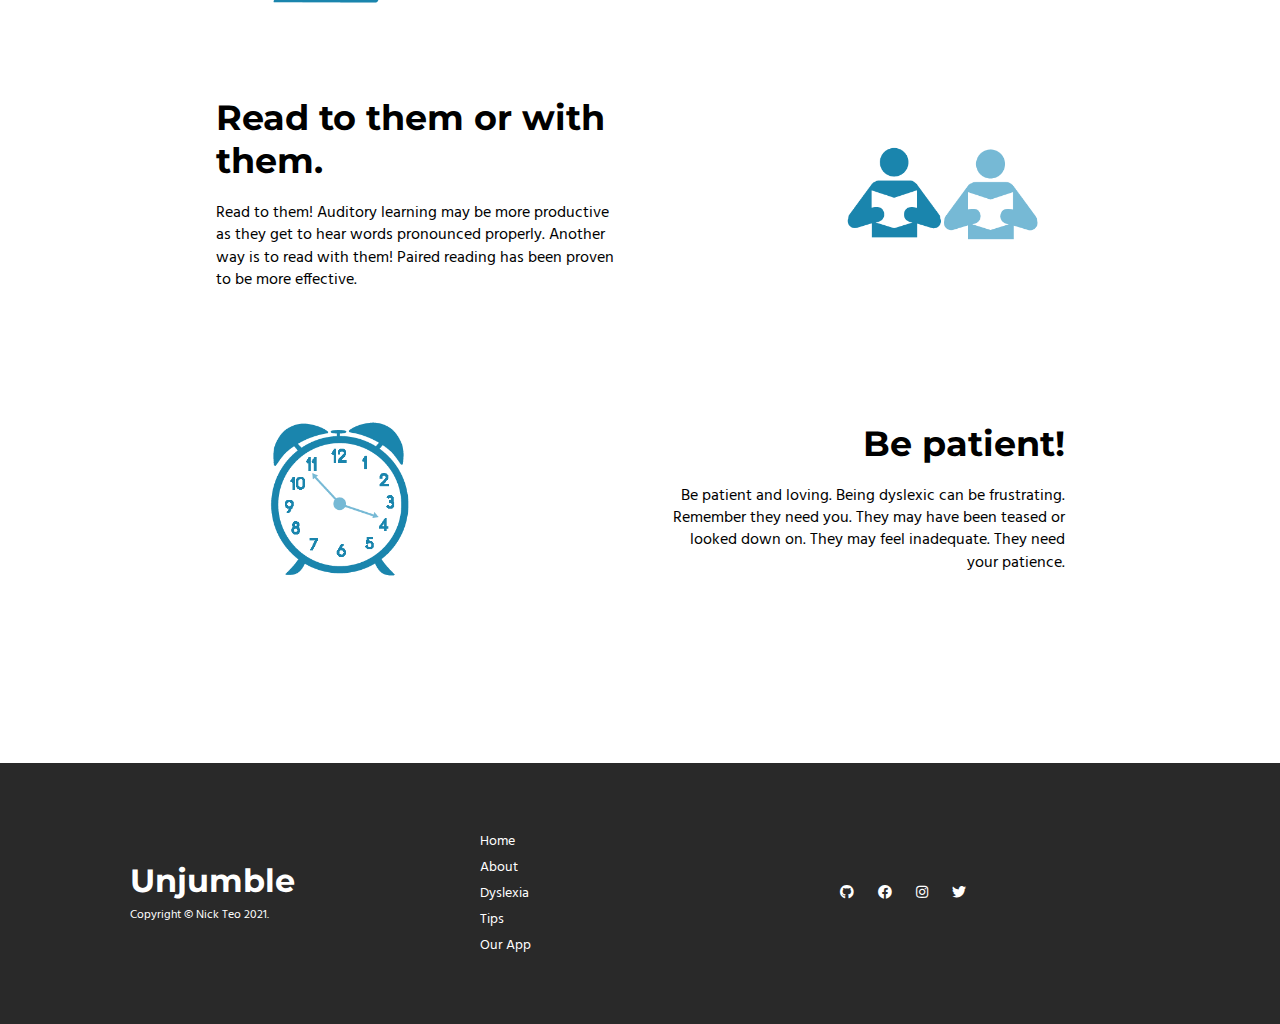
<file: tips.html>
<!DOCTYPE html>
<html lang="en">
<head>
    <meta charset="UTF-8">
    <meta name="viewport" content="width=device-width, initial-scale=1.0">
    <link rel="stylesheet" href="./css/styles.css">
    <link rel="stylesheet" href="./css/utilities.css">
    <link rel="stylesheet" href="./css/animate.css">
    <link href="https://cdnjs.cloudflare.com/ajax/libs/font-awesome/5.15.1/css/all.min.css" rel="stylesheet">
    <link rel='shortcut icon' href="favicon.ico" type='image/x-icon'/ >
    <script src="https://cdnjs.cloudflare.com/ajax/libs/jquery/3.5.1/jquery.min.js"></script>
    <script src="./js/wow.js"></script>            
    <title>Unjumbled</title>

    <script>
        new WOW().init();
    </script>

    <!-- Navbar bg change on scroll -->
    <script>
        window.addEventListener('scroll', () => {
        const scrolls = window.scrollY;
        const nav = document.querySelector('.navbar');
        if(scrolls>200 && window.innerWidth > 768) {
            nav.classList.add("scrolled");
        }
        else {
            nav.classList.remove("scrolled")
        }
    })
    </script>

    <!-- Show back to top button -->
    <script>
        window.addEventListener('scroll', () => {
            const scrolls = window.scrollY;
            const bttBtn = document.querySelector('.back-to-top');
            if(scrolls>500) {
                bttBtn.style.opacity = "1";
            }
            else {
                bttBtn.style.opacity = "0";
            }
        })
    </script>

    <!-- Hamburger Toggler -->
    <script>
        $(document).ready(function () {
        $(".x-block").click(function () {
        $(".overlay-menu").fadeToggle(500);
        $(".top-menu").toggleClass("top-animate");
        $(".mid-menu").toggleClass("mid-animate");
        $(".bottom-menu").toggleClass("bottom-animate");
        });
    });
    </script>
</head>
<body>
    <div id="top"></div>
    <!-- Navbar -->
    <div class="navbar">
            <img class="logo" src="./images/Logo.png" alt="">
            <nav>
                <ul>
                    <li><a href="index.html">Home</a></li>
                    <li><a href="about.html">About</a></li>
                    <li><a href="dyslexia.html">Dyslexia</a></li>
                    <li><a href="tips.html">Tips</a></li>
                    <li><a href="app.html">Our App</a></li>

                    <div class="x-block">
                        <a href="javascript:void(0)" class="icon">
                            <div class="hamburger">
                                <div class="menui top-menu"></div>
                                <div class="menui mid-menu"></div>
                                <div class="menui bottom-menu"></div>
                            </div>
                        </a>
                    </div>
                </ul>
            </nav>
    </div>

    <ul class="overlay-menu">
        <li><a href="index.html">Home</a></li>
        <li><a href="about.html">About</a></li>
        <li><a href="dyslexia.html">Dyslexia</a></li>
        <li><a href="tips.html">Tips</a></li>
        <li><a href="app.html">Our App</a></li>
    </ul>

    <section class="tips-hero">
        <div class="container grid">
            <div class="wow fadeInDown">
                <h1 class="section-title highlight">Learn better, be better.</h1>
                <p class="section-paragraph">Little tips for you and I that can make
                    a big difference to the lives of dyslexics.</p>
            </div>
        </div>
    </section>

    <section class="tips-self py-5 my-5">
        <div class="py-5">
            <h1 class="section-title highlight">Tips</h1>
            <p class="section-paragraph">Here are some tips to help you better cope with Dyslexia.</p>
            <hr>
        </div>
        <div class="container grid">
            <div class="text-left tip-1">
                <img src="./images/tips/tipsdailyreading.png" alt="">  
            </div>
            <div class="text-right tip-2">
                <h1 class="secondary-title">Daily reading is essential.</h1>
                <p class="section-paragraph">Practice, practice, practice! Practice
                    makes perfect and you can never do enough
                    of it. Gradually, it will be easier and soon, words
                    you see and read will be “unjumbled”!</p>
            </div>
            <div class="text-left tip-4">
                <h1 class="secondary-title">Adopt a cursive handwriting.</h1>
                <p class="section-paragraph">The flowing motion of cursive handwriting is
                    very effective for connecting the eyes, brain and hand.
                    This helps in learning and thinking which leads to less chances
                    of jumbling the alphabets and words when reading.</p>
            </div>
            <div class="text-right tip-3">
                <img src="./images/tips/tipscursive.png" alt="">
            </div>
            <div class="text-left tip-5">
                <img src="./images/tips/tipsspeech.png" alt="">
            </div>
            <div class="text-right tip-6">
                <h1 class="secondary-title">Use a text-to-speech application.</h1>
                <p class="section-paragraph">A dyslexic may have difficulty reading but have
                    no problem listening. Turn to a text-to-speech
                    application if reading can be too hard! Many dyslexics
                    find auditory learning more effective. One application
                    you can download is our app Unjumbler.</p>
            </div>
            <div class="text-left tip-8">
                <h1 class="secondary-title exercise-words">Exercise regularly.</h1>
                <p class="section-paragraph">There is a strong correlation between core body
                    strength, cardiovascular fitness and learning. Exercising will
                    help strengthen muscles, keep you and your mind healthy and fit!
                    It will also help strengthen your learning capability!</p>
            </div>
            <div class="text-right tip-7">
                <img src="./images/tips/tipsexercise.png" alt="">
            </div>
        </div>
    </section>

    <section class="tips-others py-5 my-5">
        <div class="py-5">
            <h1 class="section-title highlight">Tips for friends and family.</h1>
            <p class="section-paragraph">Here are some tips for how to help someone cope with Dyslexia.</p>
            <hr>
        </div>
        <div class="container grid">
            <div class="text-left">
                <img src="./images/tips/tipsfriendsinform.png" alt="">  
            </div>
            <div class="text-right">
                <h1 class="secondary-title">Be informed.</h1>
                <p class="section-paragraph">Being informed is the first step to helping and coping
                    with a friend or family member with dyslexia. Get to know
                    about the learning disability and the help available.
                    Though you may not understand how they feel,
                    knowing about it is already a good starting point!</p>
            </div>
            <div class="text-left tip-10">
                <h1 class="secondary-title">Read to them or with them.</h1>
                <p class="section-paragraph">Read to them! Auditory learning may be more productive as
                    they get to hear words pronounced properly. Another way is to read
                    with them! Paired reading has been proven to be more effective.</p>
            </div>
            <div class="text-right tip-9">
                <img src="./images/tips/tipsfriendsread.png" alt="">
            </div>
            <div class="text-left">
                <img src="./images/tips/tipsfriendspatience.png" alt="">
            </div>
            <div class="text-right">
                <h1 class="secondary-title">Be patient!</h1>
                <p class="section-paragraph">Be patient and loving. Being dyslexic can be frustrating.
                    Remember they need you. They may have been teased or looked
                    down on. They may feel inadequate. They need your patience.</p>
            </div>
        </div>
    </section>
    <a href="#" class="back-to-top">↑</a>

    <!-- Footer Section -->
    <footer class="footer py-5">
        <div class="container grid grid-3">
            <div class="footer-copy">
                <h1>Unjumble</h1>
                <p>Copyright &copy; Nick Teo 2021.</p>
            </div>
            <nav>
                <ul>
                    <li><a href="index.html">Home</a></li>
                    <li><a href="about.html">About</a></li>
                    <li><a href="dyslexia.html">Dyslexia</a></li>
                    <li><a href="tips.html">Tips</a></li>
                    <li><a href="app.html">Our App</a></li>
                </ul>
            </nav>
            <div class="social">
                <a href="#"><i class="fab fa-github fa-1x"></i></a>
                <a href="#"><i class="fab fa-facebook fa-1x"></i></a>
                <a href="#"><i class="fab fa-instagram fa-1x"></i></a>
                <a href="#"><i class="fab fa-twitter fa-1x"></i></a>
            </div>
        </div>
    </footer>
    
</body>
</html>
</file>
<file: css/styles.css>
/* Google Font Import */
@import url('https://fonts.googleapis.com/css2?family=Montserrat:wght@300;400&display=swap');
@import url('https://fonts.googleapis.com/css2?family=Hind:wght@300;400&display=swap');

/* Global Properties */
* {
    margin: 0;
    padding: 0;
    box-sizing: border-box;
}

html {
    scroll-behavior: smooth;
}

:root {
    --primary-color:  #32ACD9;
    --dark-color: #292929;
    --dark-color2: #474747;
    --light-color: #f4f4f4;
}

body {
    font-family: 'Montserrat', sans-serif;
}

p {
    font-family: 'Hind', sans-serif;
}

ul {
    list-style-type: none;
}

a {
    text-decoration: none;
}

img {
    /* Keeps them within their container, so it won't bust out */
    width: 100%;
}

.highlight {
    color: var(--primary-color)
}

section {
    height: 100vh;
}

/* Navbar */

.navbar {
    width: 100%;
    position: fixed;
    overflow: hidden;
    height: 70px;
    background-color: transparent;
    transition: 500ms;
    z-index: 998;
}

.scrolled {
    background-color: #292929 !important;
    transition: background-color 500ms ease-in-out;
}

.logo {
    width: 150px;
    height: auto;
    float: left;
    margin: 10px 20px;
}

nav {
    float: right;
    margin-right: 20px;
}

.navbar li {
    display: inline-block;
    padding-top: 25px;
    margin: 0 20px;
}

.navbar a {
    color: var(--light-color);
    text-align: center;
    font-size: 15px;
    position: relative;
}

.navbar a:after {    
    background: none repeat scroll 0 0 transparent;
    bottom: -5px;
    content: "";
    display: block;
    height: 2px;
    left: 50%;
    position: absolute;
    background: #fff;
    transition: width 0.3s ease 0s, left 0.3s ease 0s;
    width: 0;
  }
.navbar a:hover:after { 
    width: 100%; 
    left: 0; 
}

.overlay-menu li {
    display: none;
}

/* Index Hero Section */
.index-hero {
    background-image:url(../images/index/homeheader.jpg);
    background-size: cover;
    background-repeat: no-repeat;
    background-position-y: 50%;
    background-attachment: fixed;
    color: var(--light-color);
    box-shadow:inset 0 0 0 2000px rgba(0, 0, 0, 0.15);
}

.index-hero .btn {
    font-size: 12px;
}

.index-hero .section-title {
    margin-top: 20px;
}

/* Index Campaign Section */
.index-campaign {
    height: 100vh;
    background-color: white;
    text-align: left;
}

.index-campaign .grid {
    display: grid;
    grid-template-columns: 0.5fr 1.5fr;
    justify-content: center;
    align-items: center;
}

.video {
    width: 1000px;
    height: 540px;
    margin: 0 auto;
}

/* Index Stats Section */
.index-stats {
    background-color: var(--primary-color);
}

.index-stats .grid {
    grid-template-columns: repeat(3, 0.8fr);
}

.index-stats .card {
    text-align: center;
    transition: 200ms ease-out;
}

.index-stats .card:hover {
    transform: scale(1.05);
    -webkit-transform: scale(1.05);
    -moz-transform: scale(1.05);
    -ms-transform: scale(1.05);
}

.index-stats .card img {
    width: 300px;
}

/* Index App Section */
.index-app {
    background-color: var(--dark-color2);
    color: var(--light-color);
    height: 700px;
}

.index-app .section-paragraph {
    max-width: 475px;
}

.index-app .grid {
    grid-template-columns: 1fr 0.8fr;
    justify-content: center;
    align-items: center;
    overflow: hidden;
}

.index-app img {
    width: 350px;
    margin-top: 25%;
}

.index-app .btn {
    font-size: 12px;
}

/* About Page */
.about-hero {
    background-image:url(../images/about/aboutheader.jpg);
    background-size: cover;
    background-repeat: no-repeat;
    background-position-y: 50%;
    background-attachment: fixed;
    color: var(--light-color);
    box-shadow:inset 0 0 0 2000px rgba(0, 0, 0, 0.1);
}

.about-goals .grid {
    grid-template-columns: repeat(3, 0.5fr);
}

.about-goals .card {
    text-align: center;
    transition: 200ms ease-out;
}

.about-goals .card:hover {
    transform: scale(1.05);
    -webkit-transform: scale(1.05);
    -moz-transform: scale(1.05);
    -ms-transform: scale(1.05);
}

.about-goals .card img {
    width: 200px;
}

.about-team {
    text-align: center;
    background-color: var(--dark-color2);
    color: var(--light-color);
    height: 700px;
}

.about-team h1 {
    color: var(--primary-color);
}

.about-team p {
    max-width: 250px;
    margin-left: auto;
    margin-right: auto;
}

.about-team .grid {
    grid-template-rows: 0.5fr;
    grid-template-columns: repeat(4, 0.3fr);
}

.about-team .grid .section-title {
    grid-column-start: 1;
    grid-column-end: 5;
    align-self: flex-end;
}

.about-team img {
    width: 160px;
}

.about-contactform {
    background-color: var(--dark-color2);
    height: 700px;
}

.about-contactform .card {
    width: 500px;
    margin: 0 auto;
}

.contactform {
    width: 400px;
    padding: 40px;
    margin: 0 auto;
    text-align: center;
}

.contactform h1 {
    text-align: center;
    margin-bottom: 15px;
}

.contactform input[type='text'],
.contactform input[type='email'] {
    border: 0;
    border-bottom: 1px solid #b4becb;
    width: 100%;
    padding: 3px;
    margin: 20px 0;
    font-size: 16px;
}

.contactform input:focus {
    outline: none;
}

.contactform .btn {
    margin-top: 20px;
    border: none;
    padding: 15px 30px;
}

.textarea {
    width: 320px;
    outline: none;
    margin: 15px 0;
    height: 32px;
    font-family: 'Hind', sans-serif;
    font-size: 16px;
    border: none;
    border-bottom: 1px solid #b4becb;
    padding-left: 4px;
}

/* Dyslexia Section */
.dyslexia-hero {
    background-color: var(--dark-color2);
    text-align: center;
    color: var(--light-color);
}

.dyslexia-hero .flex {
    display: flex;
    align-items: center;
    flex-direction: column;
}

.dyslexia-about {
    background-image:url(../images/dyslexia/dyslexiaheader.jpg);
    background-size: cover;
    background-repeat: no-repeat;
    background-position-y: 50%;
    color: var(--light-color);
    box-shadow:inset 0 0 0 2000px rgba(0, 0, 0, 0.25);
}

.dyslexia-symptoms {
    text-align: center;
    height: 650px;
}

.dyslexia-symptoms .grid {
    grid-template-rows: 0.5fr 0.25fr;
    grid-template-columns: repeat(3, 0.25fr);
    justify-content: center;
    align-items: center;
    padding-top: 100px;
}

.dyslexia-symptoms .grid .symptom-heading {
    grid-column-start: 1;
    grid-column-end: 4;
    align-self: flex-end;
}

.dyslexia-symptoms img {
    width: 275px;
    height: 275px;
}

.dyslexia-myths {
    text-align: center;
    background-color: var(--dark-color2);
    color: var(--light-color);
}

.dyslexia-myths h1 {
    color: var(--primary-color);
}

.dyslexia-myths p {
    max-width: 350px;
    margin-left: auto;
    margin-right: auto;
}

.dyslexia-myths img {
    width: 200px;
    height: 200px;
}

.dyslexia-myths .grid {
    grid-template-rows: 0.5fr;
    grid-template-columns: repeat(3, 0.4fr);
    justify-content: center;
    align-items: center;
}

.dyslexia-myths .grid .section-title {
    grid-column-start: 1;
    grid-column-end: 5;
    align-self: flex-end;
}

/*JUMBLE */

#jumble { 
    margin: 0 auto;
    width: 100%;
    height: 220px;
  }
  
hgroup h1 {
    font-family: 'Montserrat', sans-serif;
    opacity: 0; 
    position: absolute;
    top: 50%;
    width: 100%; 
    height: 220px;
    font-size: 65px;
    color: #1a85ad; 
    line-height: 34px;
  }
  
  hgroup h1 span { 
    position:relative; 
  }
  
  .start {
    z-index: 1; 
  }
  .line-break { 
    height: 0px; 
    overflow:hidden; 
  }
  
  /*JUMBLE */

/* Tips Section */
.tips-hero {
    background-image:url(../images/tips/tipheader.jpg);
    background-size: cover;
    background-repeat: no-repeat;
    background-position-y: 35%;
    color: var(--light-color);
    box-shadow:inset 0 0 0 2000px rgba(0, 0, 0, 0.1);
    text-align: center;
}

.tips-hero .grid {
    grid-template-columns: 0.4fr;
}

.tips-self {
    height: auto;
    text-align: center;
}

.tips-self hr {
    width: 1050px;
    margin: 10px auto;
    margin-top: 50px;
}

.tips-self img {
    width: 250px;
    height: 250px;
}

.tips-self .grid {
    justify-content: center;
    grid-template-columns: repeat(2, 0.35fr);
    grid-row-gap: 50px;
}

.tips-others {
    height: auto;
    text-align: center;
}

.tips-others hr {
    width: 1050px;
    margin: 10px auto;
    margin-top: 50px;
}

.tips-others .grid {
    justify-content: center;
    grid-template-columns: repeat(2, 0.35fr);
    grid-row-gap: 50px;
}

.tips-others img {
    width: 250px;
    height: 250px;
}

/* App Section */
.app-hero {
    background-image:url(../images/app/appheader.jpg);
    background-size: cover;
    background-repeat: no-repeat;
    background-position-y: 30%;
    color: var(--light-color);
    box-shadow:inset 0 0 0 2000px rgba(0, 0, 0, 0.1);
}

.app-desc1, 
.app-desc2, 
.app-desc3 {
    height: 700px;
}

.app-desc1 .grid, 
.app-desc2 .grid,
.app-desc3 .grid {
    grid-template-columns: 1fr 0.8fr;
    justify-content: center;
    align-items: center;
    overflow: hidden;
}

.app-desc1 img, 
.app-desc2 img {
    width: 350px;
    margin-top: 25%;
}

.app-desc1 .section-paragraph {
    max-width: 75%;
}

.app-desc2 {
    background-color: var(--dark-color2);
    color: var(--light-color);
}

.app-desc3 {
    background-color: var(--primary-color);
    color: white;
}

.app-desc3 img {
    width: 540px;
    margin-top: 25%;
}

.app-desc3 .section-paragraph {
    max-width: 70%;
}

.speechtotext {
    margin-left: 100px;
}


/* Footer */
.footer {
    background-color: var(--dark-color);
    color: white;
}

.footer .container {
    max-width: 1100px;
}

.footer li {
    margin: 3px 0;
}

.footer p {
    font-size: 12px;
    margin-top: 5px;
}

.footer a {
    color: white;
    font-family: 'Hind', sans-serif;
    font-size: 14px;
}

.footer a:visited {
    color: white;
}

.footer .social a {
    margin: 0 10px;
    color: white;
}

.footer .social a:visited {
    color: white;
}

/* Media Queries */

/* -- LAPTOPS -- */
@media(max-width: 1366px) {

    /* Grid Styling */
    .index-hero .section-title {
        margin-top: 120px;
    }

    .index-campaign .grid {
        grid-template-columns: 0.5fr 1fr;
    }

    .index-campaign .campaigncopy {
        margin-left: 30px;
    }

    .video {
        width: 700px;
        height: 500px;
    }
}

/* -- TABLETS -- */
@media (max-width: 768px) {

/* Grid Styling */
.index-campaign .grid,
.index-stats .grid,
.index-app .grid,
.about-goals .grid,
.about-team .grid,
.dyslexia-about .grid,
.dyslexia-symptoms .grid,
.dyslexia-myths .grid,
.tips-hero .grid,
.tips-self .grid,
.tips-others .grid {
    justify-content: center;
    text-align: center;
    grid-template-columns: 0.95fr;
}

.index-hero .grid,
.about-hero .grid {
    justify-content: center;
    text-align: center;
    grid-template-columns: 0.8fr;
}

/* Index Page */
.index-hero,
.about-hero,
.app-hero {
    box-shadow:inset 0 0 0 2000px rgba(0, 0, 0, 0.75);
}

.index-stats, .index-campaign, .index-app, .about-goals{
    height: auto;
    padding: 100px 0;
}

.index-stats .card:hover,
.about-goals .card:hover {
    transform: none;
}

.video {
    width: 600px;
    height: 500px;
}

.index-app .order-1 {
    order: 2;
}

.index-app .order-2 {
    order: 1;
    margin-bottom: 0;
    padding-bottom: 0;
}

.index-app .section-paragraph {
    max-width: 500px;
    margin-left: auto;
    margin-right: auto;
}

.index-app img {
    margin-top: 30px;
}

/* About Page */
.about-team .grid .section-title {
    grid-column-start: auto;
    grid-column-end: auto;
}

.about-team {
    height: auto;
    padding-top: 100px;
}

.about-team .grid {
    gap: 60px;
}

.about-team .section-title {
    margin-bottom: 20px;
}

/* Dyslexia Page */
.dyslexia-about {
    background-position-x: 10%;
    box-shadow:inset 0 0 0 2000px rgba(0, 0, 0, 0.8);
}

.dyslexia-symptoms .grid .symptom-heading,
    .dyslexia-myths .grid .section-title {
        grid-column-start: auto;
        grid-column-end: auto;
    }

    .dyslexia-symptoms {
        height: auto;
        padding-bottom: 100px;
    }

    .dyslexia-myths {
        height: auto;
        padding: 100px 0;
    }

/* Tips Page */

.tips-hero {
    box-shadow:inset 0 0 0 2000px rgba(0, 0, 0, 0.5);
    background-position-x: 20%;
}

.tips-self .grid {
    gap: 20px;
}

.tips-self .text-left,
.tips-self .text-right,
.tips-others .text-left,
.tips-others .text-right {
    text-align: center!important;
}

.tips-self hr,
.tips-others hr {
    width: 90%;
}

.tips-others .section-title {
    max-width: 80%;
    margin: 0 auto;
}

.tip-1 {
    order: 1;
}
.tip-2 {
    order: 2;
}
.tip-3 {
    order: 3;
}
.tip-4 {
    order: 4;
}
.tip-5 {
    order: 5;
}
.tip-6 {
    order: 6;
}
.tip-7 {
    order: 7;
}
.tip-8 {
    order: 8;
}
.tip-9 {
    order: 9;
}
.tip-10 {
    order: 10;
}

/* App Page */
.app-hero .grid,
.app-desc1 .grid,
.app-desc2 .grid,
.app-desc3 .grid {
    justify-content: center;
    text-align: center;
    grid-template-columns: 0.75fr;
}

.app-hero {
    background-position-x: 10%;
}

.app-desc1,
.app-desc2,
.app-desc3 {
    height: auto;
}

.app-desc1 img,
.app-desc2 img,
.app-desc3 img {
    margin-top: 0;
    margin-bottom: 50px;
}

.app-desc1 .section-title,
.app-desc2 .section-title,
.app-desc3 .section-title {
    padding-top: 100px;
}

.app-desc1 .section-title,
.app-desc1 .section-paragraph,
.app-desc3 .section-paragraph {
    max-width: 100%;
}

.app-desc1 .mb-5,
.app-desc2 .mb-5,
.app-desc3 .mb-5 {
    margin-bottom: 0;
    padding-bottom: 0;
}

.app-desc2 .order-1 {
    order: 2;
}
.app-desc2 .order-2 {
    order: 1;
}

.app-desc2 .speechtotext {
    margin-left: 0;
}

.app-desc3 img {
    width: 400px;
    margin-bottom: 50px;
}

/* Navbar */
.navbar {
    background-color: #292929;
}
.navbar li {
    display: none;
}

.navbar a:after {
    transition: none;
    display: none;
}

/* Responsive Navbar Menu */
.overlay-menu {
    width: 100%;
    height: 100%;
    background-color: #292929;
    position: fixed;
    display: none;
    z-index: 500;
    top: 0;
    left: 0;
    flex-direction: column;
    text-align: center;
}

.overlay-menu li {
    margin: 20px 0;
    display: block;
}

.overlay-menu li:first-child {
    margin-top: 50%;
}

.overlay-menu li a {
    font-size: 20px;
    color: white;
    font-weight: bold;
    position: relative;
    text-shadow: 2px 2px rgba(0, 0, 0, 0.2);
}

.x-block {
    width: 60px;
    height: 100px;
}

.hamburger {
    width: auto;
    height: 50px;
    float: left;
    background-color: black;
    z-index: 999;
}    

.menui {
    background: #fff;
    transition: 0.6s ease;
    transition-timing-function: cubic-bezier(.75, 0, .29, 1.01);
    position: absolute;
    top: 0;
    right: 0;
    margin: 20px;
    z-index: 999;
}

.icon {
    z-index: 999;
    position: absolute;
    display: block;
    height: 32px;
    width: 100%;
    margin-left: 0px;
    top: 0;
    right: 0;
    opacity: 1;
}

.top-animate {
    background: #fff !important;
    top: 13px !important;
    transform: rotate(45deg);
    -webkit-transform: rotate(45deg);
    -moz-transform: rotate(45deg);
    -ms-transform: rotate(45deg);
}
  
.mid-animate { 
    opacity: 0; 
}
  
.bottom-animate {
    background: #fff !important;
    top: 13px !important;
    transform: rotate(-225deg);
    -webkit-transform: rotate(-225deg);
    -moz-transform: rotate(-225deg);
    -ms-transform: rotate(-225deg);
}
  
.top-menu {
    top: 5px;
    width: 25px;
    height: 2px;
    border-radius: 10px;
    background-color: #fffef7;
}
  
.mid-menu {
    top: 13px;
    width: 25px;
    height: 2px;
    border-radius: 10px;
    background-color: #fffef7;
}
  
.bottom-menu {
    top: 21px;
    width: 25px;
    height: 2px;
    border-radius: 10px;
    background-color: #fffef7;
  }
}

/* -- MOBILE -- */
@media (max-width: 500px) {

    /* Navbar Styling */
    .overlay-menu li:first-child {
        margin-top: 70%;
    }
    
    /* Hero BG Styling */
    .index-hero,
    .about-hero,
    .app-hero {
        box-shadow:inset 0 0 0 2000px rgba(0, 0, 0, 0.75);
    }

    .index-hero,
    .about-hero {
        background-attachment: scroll;
    }

    /* Grid Styling */
    .index-hero .grid,  
    .index-campaign .grid,
    .index-stats .grid,
    .index-app .grid,
    .about-hero .grid,
    .about-goals .grid,
    .about-team .grid,
    .dyslexia-about .grid,
    .dyslexia-symptoms .grid,
    .dyslexia-myths .grid,
    .tips-hero .grid,
    .tips-self .grid,
    .tips-others .grid,
    .app-hero .grid,
    .app-desc1 .grid,
    .app-desc2 .grid {
        justify-content: center;
        text-align: center;
        grid-template-columns: 0.95fr;
    }

    /* Index Page */
    .index-hero .section-title {
        margin-top: 60px;
    }

    .index-stats, .index-campaign, .index-app, .about-goals{
        height: auto;
        padding: 100px 0;
    }

    .index-stats .card:hover,
    .about-goals .card:hover {
        transform: none;
    }

    .index-campaign .campaigncopy {
        margin-left: 0px;
    }

    .video {
        width: auto;
        height: auto;
    }

    .index-app .order-1 {
        order: 2;
    }

    .index-app .order-2 {
        order: 1;
        margin-bottom: 0;
        padding-bottom: 0;
    }

    /* About Page  */
    .about-team .grid .section-title {
        grid-column-start: auto;
        grid-column-end: auto;
    }

    .about-team {
        height: auto;
        padding-top: 100px;
    }

    .about-team .grid {
        gap: 60px;
    }

    .about-team .section-title {
        margin-bottom: 20px;
    }

    .contactform {
        width: 350px;
        padding: 40px;
        margin: 0 auto;
        text-align: center;
    }

    .textarea {
        width: 270px;
    }

    /* Dyslexia Page */
    .dyslexia-about {
        background-position-x: 20%;
        box-shadow:inset 0 0 0 2000px rgba(0, 0, 0, 0.75);
    }

    .dyslexia-symptoms .grid .symptom-heading,
    .dyslexia-myths .grid .section-title {
        grid-column-start: auto;
        grid-column-end: auto;
    }

    .dyslexia-symptoms {
        height: auto;
        padding-bottom: 100px;
    }

    .dyslexia-myths {
        height: auto;
        padding: 100px 0;
    }

    /* Tips Page */
    .tips-hero {
        box-shadow:inset 0 0 0 2000px rgba(0, 0, 0, 0.5);
        background-position-x: 20%;
    }
    
    .tips-self .grid {
        gap: 20px;
    }

    .tips-self .text-left,
    .tips-self .text-right,
    .tips-others .text-left,
    .tips-others .text-right {
        text-align: center!important;
    }

    .tips-self hr,
    .tips-others hr {
        width: 90%;
    }

    .tips-others .section-title {
        max-width: 80%;
        margin: 0 auto;
    }

    .tips-self .section-paragraph,
    .tips-others .section-paragraph {
        max-width: 75%;
        margin-left: auto;
        margin-right: auto;
    }

    .tip-1 {
        order: 1;
    }
    .tip-2 {
        order: 2;
    }
    .tip-3 {
        order: 3;
    }
    .tip-4 {
        order: 4;
    }
    .tip-5 {
        order: 5;
    }
    .tip-6 {
        order: 6;
    }
    .tip-7 {
        order: 7;
    }
    .tip-8 {
        order: 8;
    }
    .tip-9 {
        order: 9;
    }
    .tip-10 {
        order: 10;
    }
    
    /* App Page */
    .app-hero {
        background-position-x: 20%;
    }

    .app-desc3 .grid {
        grid-template-columns: 0.55fr;
    }

    .app-desc1,
    .app-desc2,
    .app-desc3 {
        height: auto;
    }

    .app-desc1 img,
    .app-desc2 img,
    .app-desc3 img {
        margin-top: 0;
        margin-bottom: 50px;
    }

    .app-desc1 .section-title,
    .app-desc2 .section-title,
    .app-desc3 .section-title {
        padding-top: 100px;
    }

    .app-desc1 .section-title,
    .app-desc1 .section-paragraph {
        max-width: 100%;
    }

    .app-desc3 .section-paragraph {
        max-width: 85%;
        margin-left: auto;
        margin-right: auto;
    }

    .app-desc1 .mb-5,
    .app-desc2 .mb-5,
    .app-desc3 .mb-5 {
        margin-bottom: 0;
        padding-bottom: 0;
    }

    .app-desc2 .order-1 {
        order: 2;
    }
    .app-desc2 .order-2 {
        order: 1;
    }

    .app-desc2 .speechtotext {
        margin-left: 0;
    }
    
    .app-desc3 img {
        width: 350px;
        margin-bottom: 50px;
    }
}
</file>
<file: css/utilities.css>
/* Container */
.container {
    max-width: 1600px;
    margin: 0 auto;
    overflow: auto;
    padding: 0 40px;
}

/* Card */
.card {
    background-color: white;
    border-radius: 10px;
    box-shadow: 0 3px 10px rgba(0,0,0, 0.2);
    padding: 10px;
    margin: 10px;
}

/* Button */
.btn {
    display: inline-block;
    border-radius: 20px;
    padding: 15px 30px;
    cursor: pointer;
    background-color: var(--light-color);
    color: black;
    transition: 200ms ease-in-out;
    outline: none;
}

.btn-primary {
    background-color: var(--primary-color);
    color: white;
}

.btn-primary:hover {
    background-color: #2c8fb3;
}

.btn:hover {
    transform:scale(.98);
}

/* App Store Download Buttons */
.appstore {
    width: 110px;
    margin: 10px 0;
    margin-left: 0px;
    margin-right: 10px;
}

.androidstore {
    width: 125px;
    margin: 4px 10px;
    transform: scale(1.12);
}

/* Grid & Flex */

.grid {
    display: grid;
    /* Both columns have equal WIDTH of 1 fr unit */
    grid-template-columns: 0.35fr;
    gap: 30px;
    justify-content: end;
    align-items: center;
    /* 100% of it's container, which is showcase (400px) */
    height: 100%;
}

.grid-3 {
    grid-template-columns: repeat(3, 1fr);
    justify-content: center;
    align-items: center;
}

.flex {
    display: flex;
    justify-content: center;
    align-items: center;
    height: 100%;
}

/* Margin & Padding */
.my-1 {
    margin: 1rem 0;
}

.my-2 {
    margin: 1.5rem 0;
}

.my-3 {
    margin: 2rem 0;
}

.my-4 {
    margin: 3rem 0;
}

.my-5 {
    margin: 4rem 0;
}

.m-1 {
    margin: 1rem;
}

.m-2 {
    margin: 1.5rem;
}

.m-3 {
    margin: 2rem;
}

.m-4 {
    margin: 3rem;
}

.m-5 {
    margin: 4rem;
}

.mb-1 {
    margin-bottom: 1rem;
}

.mb-2 {
    margin-bottom: 1.5rem;
}

.mb-3 {
    margin-bottom: 2rem;
}

.mb-4 {
    margin-bottom: 3rem;
}

.mb-5 {
    margin-bottom: 4rem;
}

.py-1 {
    padding: 1rem 0;
}

.py-2 {
    padding: 1.5rem 0;
}

.py-3 {
    padding: 2rem 0;
}

.py-4 {
    padding: 3rem 0;
}

.py-5 {
    padding: 4rem 0;
}

.p-1 {
    padding: 1rem;
}

.p-2 {
    padding: 1.5rem;
}

.p-3 {
    padding: 2rem;
}

.p-4 {
    padding: 3rem;
}

.p-5 {
    padding: 4rem;
}

.pb-1 {
    padding-bottom: 1rem;
}

.pb-2 {
    padding-bottom: 1.5rem;
}

.pb-3 {
    padding-bottom: 2rem;
}

.pb-4 {
    padding-bottom: 3rem;
}

.pb-5 {
    padding-bottom: 4rem;
}

/* Text Sizing */

.section-title {
    font-size: 50px;
}

.secondary-title {
    font-size: 35px;
}

.section-paragraph {
    font-size: 16px;
    line-height: 1.4;
    font-weight: 400;
    margin: 20px 0;
}

.text-center {
    text-align: center;
}

.text-left {
    text-align: start;
}

.text-right {
    text-align: end;
}


/* Back to top button styling */
.back-to-top {
	opacity: 0;
	position: fixed;
	bottom: 1rem;
	right: 1rem;
	width: 3.2rem;
	height: 3.2rem;
	line-height: 3.2rem;
	font-size: 1.4rem;
	color: #fff;
	background-color: rgba(0,0,0,0.3);
	text-decoration: none;
	border-radius: 3.2rem;
	text-align: center;
	cursor: pointer;
    transition: 0.5s;
}

.back-to-top:hover {
	color: #fff !important;
	background-color: #1a85ad;
	text-decoration: none;
	transition: 0.35s ease-in-out;
}
 

@media (max-width: 500px) {
    .section-title {
        font-size: 40px;
    }
}
</file>
